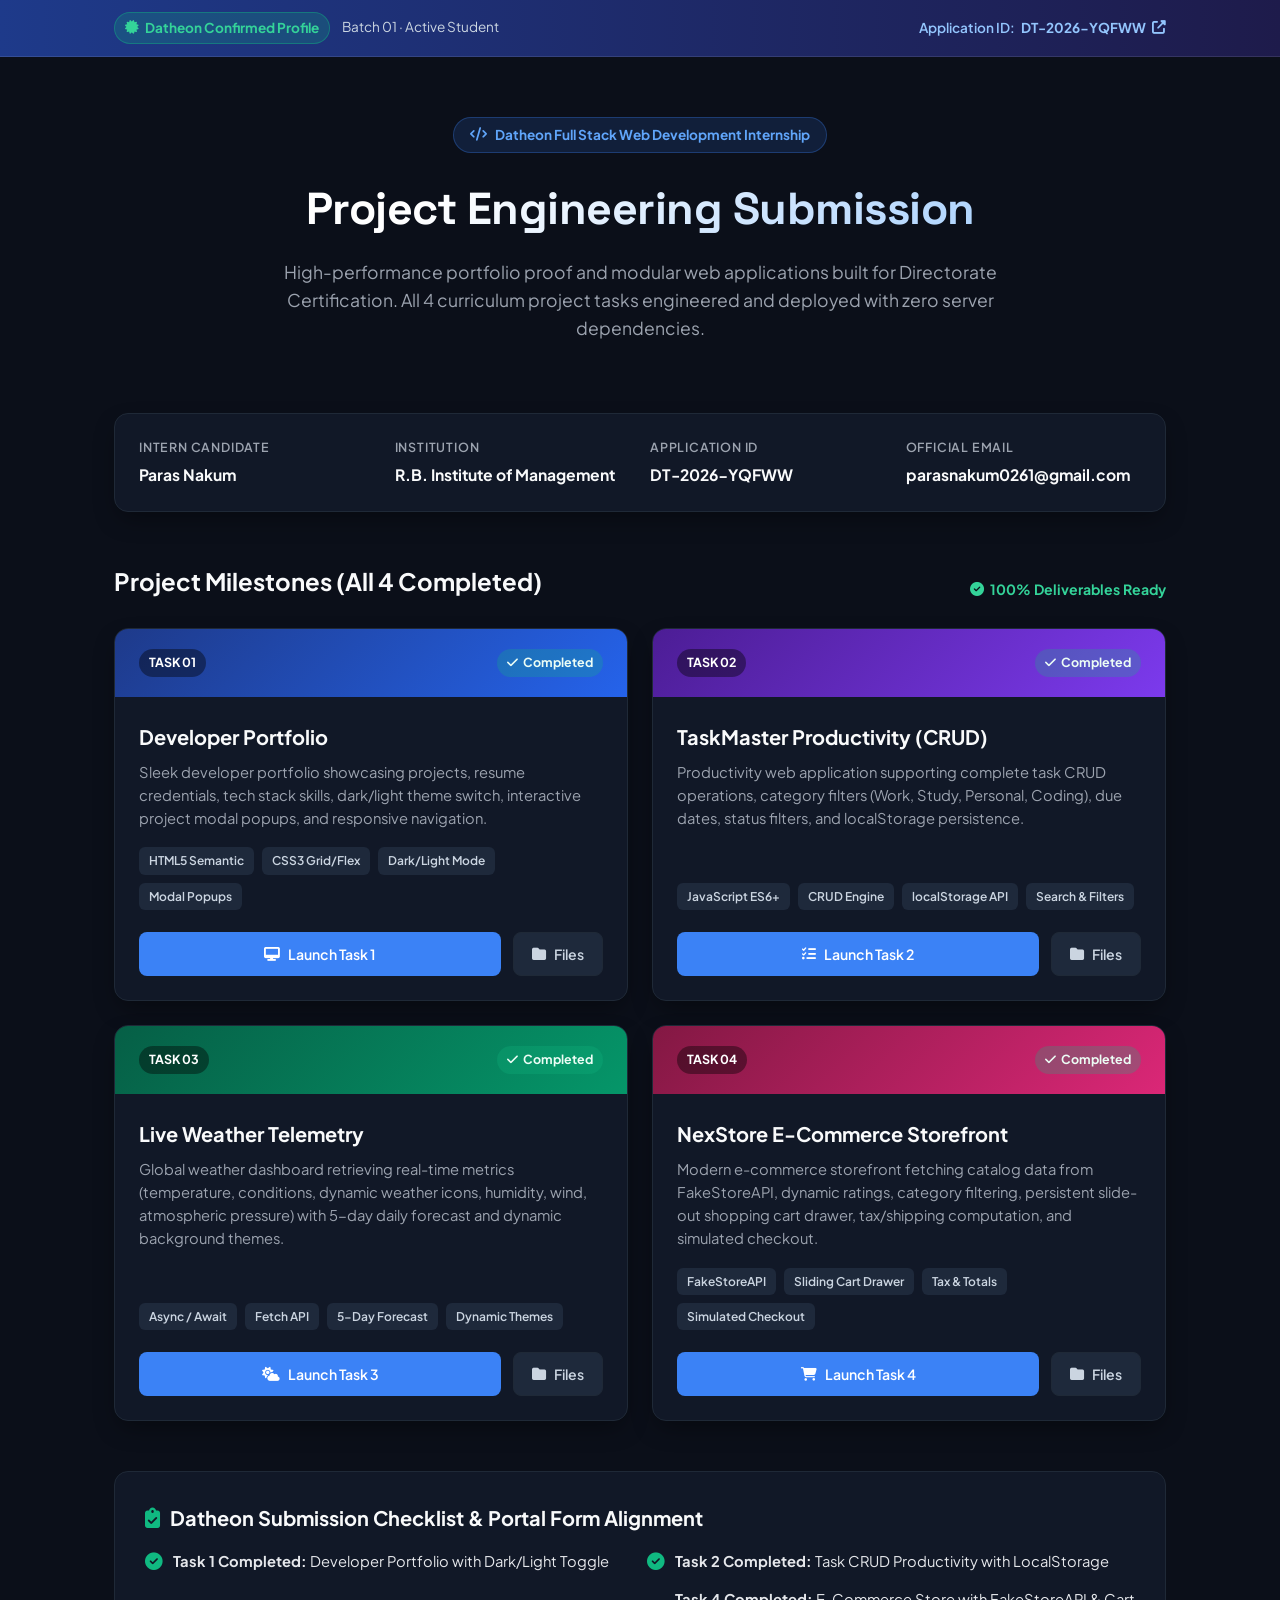
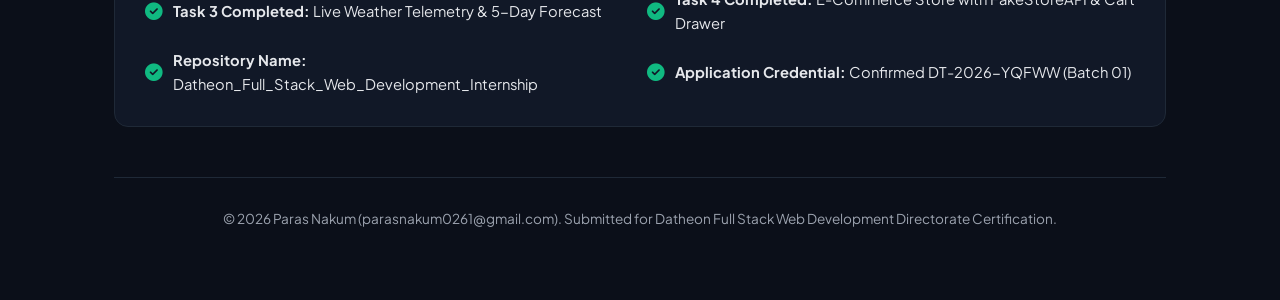
<file: index.html>
<!DOCTYPE html>
<html lang="en">
<head>
    <meta charset="UTF-8">
    <meta name="viewport" content="width=device-width, initial-scale=1.0">
    <title>Datheon Full Stack Web Development Internship | Paras Nakum</title>
    <!-- Google Fonts -->
    <link rel="preconnect" href="https://fonts.googleapis.com">
    <link rel="preconnect" href="https://fonts.gstatic.com" crossorigin>
    <link href="https://fonts.googleapis.com/css2?family=Plus+Jakarta+Sans:wght@300;400;500;600;700;800&family=Space+Grotesk:wght@600;700&display=swap" rel="stylesheet">
    <!-- Font Awesome -->
    <link rel="stylesheet" href="https://cdnjs.cloudflare.com/ajax/libs/font-awesome/6.5.1/css/all.min.css">
    <style>
        :root {
            --bg-body: #0b0f19;
            --bg-card: #111827;
            --bg-card-hover: #1f2937;
            --border-color: #1f2937;
            --text-main: #f9fafb;
            --text-sub: #9ca3af;
            --primary: #3b82f6;
            --primary-accent: #60a5fa;
            --success: #10b981;
            --purple: #8b5cf6;
            --orange: #f97316;
            --pink: #ec4899;
            --radius: 14px;
            --shadow: 0 10px 25px -5px rgba(0, 0, 0, 0.4);
        }

        * {
            margin: 0;
            padding: 0;
            box-sizing: border-box;
        }

        body {
            font-family: 'Plus Jakarta Sans', sans-serif;
            background-color: var(--bg-body);
            color: var(--text-main);
            line-height: 1.6;
            padding-bottom: 70px;
        }

        .container {
            max-width: 1100px;
            margin: 0 auto;
            padding: 0 24px;
        }

        /* Top Verification Strip */
        .verification-strip {
            background: linear-gradient(90deg, #1e3a8a 0%, #1e1b4b 100%);
            border-bottom: 1px solid rgba(255, 255, 255, 0.1);
            padding: 12px 0;
            font-size: 0.85rem;
        }

        .strip-content {
            display: flex;
            justify-content: space-between;
            align-items: center;
            flex-wrap: wrap;
            gap: 12px;
        }

        .badge-verified {
            background: rgba(16, 185, 129, 0.2);
            color: #34d399;
            border: 1px solid rgba(16, 185, 129, 0.4);
            padding: 4px 10px;
            border-radius: 20px;
            font-weight: 700;
            display: inline-flex;
            align-items: center;
            gap: 6px;
        }

        .credential-link {
            color: #93c5fd;
            text-decoration: none;
            display: inline-flex;
            align-items: center;
            gap: 6px;
            font-weight: 600;
        }

        .credential-link:hover {
            color: #bfdbfe;
            text-decoration: underline;
        }

        /* Hero */
        .hero {
            padding: 60px 0 40px;
            text-align: center;
        }

        .org-badge {
            display: inline-flex;
            align-items: center;
            gap: 8px;
            background: rgba(59, 130, 246, 0.15);
            border: 1px solid rgba(59, 130, 246, 0.3);
            color: var(--primary-accent);
            padding: 6px 16px;
            border-radius: 30px;
            font-size: 0.85rem;
            font-weight: 700;
            margin-bottom: 20px;
        }

        .hero h1 {
            font-family: 'Space Grotesk', sans-serif;
            font-size: 2.8rem;
            font-weight: 800;
            letter-spacing: -0.5px;
            margin-bottom: 14px;
            background: linear-gradient(135deg, #ffffff 30%, #93c5fd 100%);
            -webkit-background-clip: text;
            -webkit-text-fill-color: transparent;
        }

        .hero-desc {
            max-width: 760px;
            margin: 0 auto 30px;
            color: var(--text-sub);
            font-size: 1.1rem;
        }

        /* Student Meta Card */
        .student-meta-card {
            background: var(--bg-card);
            border: 1px solid var(--border-color);
            border-radius: var(--radius);
            padding: 24px;
            display: grid;
            grid-template-columns: repeat(4, 1fr);
            gap: 20px;
            box-shadow: var(--shadow);
            margin-bottom: 50px;
        }

        .meta-item {
            display: flex;
            flex-direction: column;
            gap: 4px;
        }

        .meta-label {
            font-size: 0.78rem;
            color: var(--text-sub);
            text-transform: uppercase;
            letter-spacing: 0.8px;
            font-weight: 600;
        }

        .meta-value {
            font-size: 0.98rem;
            font-weight: 700;
            color: var(--text-main);
        }

        /* Section Heading */
        .section-header {
            margin-bottom: 28px;
            display: flex;
            justify-content: space-between;
            align-items: flex-end;
        }

        .section-header h2 {
            font-size: 1.5rem;
            font-weight: 700;
        }

        .submission-status {
            color: #34d399;
            font-size: 0.88rem;
            font-weight: 700;
            display: inline-flex;
            align-items: center;
            gap: 6px;
        }

        /* Tasks Grid */
        .tasks-grid {
            display: grid;
            grid-template-columns: repeat(2, 1fr);
            gap: 24px;
            margin-bottom: 50px;
        }

        .task-card {
            background: var(--bg-card);
            border: 1px solid var(--border-color);
            border-radius: var(--radius);
            overflow: hidden;
            display: flex;
            flex-direction: column;
            transition: all 0.3s ease;
            box-shadow: var(--shadow);
        }

        .task-card:hover {
            transform: translateY(-5px);
            border-color: #374151;
            box-shadow: 0 15px 30px -10px rgba(0, 0, 0, 0.6);
        }

        .task-banner {
            padding: 20px 24px;
            display: flex;
            justify-content: space-between;
            align-items: center;
        }

        .banner-1 { background: linear-gradient(135deg, #1e3a8a 0%, #2563eb 100%); }
        .banner-2 { background: linear-gradient(135deg, #4c1d95 0%, #7c3aed 100%); }
        .banner-3 { background: linear-gradient(135deg, #065f46 0%, #059669 100%); }
        .banner-4 { background: linear-gradient(135deg, #831843 0%, #db2777 100%); }

        .task-tag {
            background: rgba(0, 0, 0, 0.4);
            color: #fff;
            padding: 4px 10px;
            border-radius: 20px;
            font-size: 0.78rem;
            font-weight: 700;
        }

        .task-status-done {
            background: rgba(16, 185, 129, 0.25);
            color: #ecfdf5;
            padding: 4px 10px;
            border-radius: 20px;
            font-size: 0.78rem;
            font-weight: 700;
            display: inline-flex;
            align-items: center;
            gap: 5px;
        }

        .task-body {
            padding: 24px;
            display: flex;
            flex-direction: column;
            flex: 1;
        }

        .task-title {
            font-size: 1.25rem;
            font-weight: 700;
            margin-bottom: 8px;
        }

        .task-desc {
            color: var(--text-sub);
            font-size: 0.92rem;
            margin-bottom: 18px;
            flex: 1;
            line-height: 1.55;
        }

        .tech-chips {
            display: flex;
            flex-wrap: wrap;
            gap: 8px;
            margin-bottom: 22px;
        }

        .chip {
            background: #1e293b;
            color: #cbd5e1;
            padding: 4px 10px;
            border-radius: 6px;
            font-size: 0.75rem;
            font-weight: 600;
        }

        .task-actions {
            display: flex;
            gap: 12px;
        }

        .btn {
            display: inline-flex;
            align-items: center;
            justify-content: center;
            gap: 8px;
            padding: 10px 18px;
            border-radius: 8px;
            font-weight: 600;
            font-size: 0.88rem;
            text-decoration: none;
            transition: all 0.2s;
            cursor: pointer;
        }

        .btn-launch {
            background: var(--primary);
            color: #fff;
            flex: 1;
        }

        .btn-launch:hover {
            background: #2563eb;
        }

        .btn-view-code {
            background: #1e293b;
            color: #cbd5e1;
            border: 1px solid var(--border-color);
        }

        .btn-view-code:hover {
            background: #334155;
            color: #fff;
        }

        /* Submission Checklist */
        .checklist-card {
            background: var(--bg-card);
            border: 1px solid var(--border-color);
            border-radius: var(--radius);
            padding: 30px;
            margin-bottom: 50px;
        }

        .checklist-card h3 {
            font-size: 1.25rem;
            margin-bottom: 16px;
            display: flex;
            align-items: center;
            gap: 10px;
        }

        .checklist-items {
            list-style: none;
            display: grid;
            grid-template-columns: repeat(2, 1fr);
            gap: 14px;
        }

        .checklist-item {
            display: flex;
            align-items: center;
            gap: 10px;
            font-size: 0.92rem;
            color: #e5e7eb;
        }

        .check-icon {
            color: #10b981;
            font-size: 1.1rem;
        }

        /* Footer */
        .footer {
            text-align: center;
            padding-top: 30px;
            border-top: 1px solid var(--border-color);
            color: var(--text-sub);
            font-size: 0.85rem;
        }

        @media (max-width: 850px) {
            .student-meta-card {
                grid-template-columns: repeat(2, 1fr);
            }
            .tasks-grid {
                grid-template-columns: 1fr;
            }
            .checklist-items {
                grid-template-columns: 1fr;
            }
        }
    </style>
</head>
<body>
    <!-- Top Verification Strip -->
    <div class="verification-strip">
        <div class="container strip-content">
            <div>
                <span class="badge-verified"><i class="fas fa-certificate"></i> Datheon Confirmed Profile</span>
                <span style="margin-left: 10px; color: #cbd5e1;">Batch 01 · Active Student</span>
            </div>
            <div>
                <a href="https://www.datheon.in/verify?id=DT-2026-YQFWW" target="_blank" class="credential-link">
                    Application ID: <strong>DT-2026-YQFWW</strong> <i class="fas fa-external-link-alt"></i>
                </a>
            </div>
        </div>
    </div>

    <!-- Main Content -->
    <div class="container">
        <!-- Hero Header -->
        <header class="hero">
            <div class="org-badge">
                <i class="fas fa-code"></i> Datheon Full Stack Web Development Internship
            </div>
            <h1>Project Engineering Submission</h1>
            <p class="hero-desc">
                High-performance portfolio proof and modular web applications built for Directorate Certification. All 4 curriculum project tasks engineered and deployed with zero server dependencies.
            </p>
        </header>

        <!-- Student Metadata Card -->
        <section class="student-meta-card">
            <div class="meta-item">
                <span class="meta-label">Intern Candidate</span>
                <span class="meta-value">Paras Nakum</span>
            </div>
            <div class="meta-item">
                <span class="meta-label">Institution</span>
                <span class="meta-value">R.B. Institute of Management</span>
            </div>
            <div class="meta-item">
                <span class="meta-label">Application ID</span>
                <span class="meta-value">DT-2026-YQFWW</span>
            </div>
            <div class="meta-item">
                <span class="meta-label">Official Email</span>
                <span class="meta-value">parasnakum0261@gmail.com</span>
            </div>
        </section>

        <!-- Tasks Showcase Grid -->
        <section>
            <div class="section-header">
                <h2>Project Milestones (All 4 Completed)</h2>
                <span class="submission-status"><i class="fas fa-circle-check"></i> 100% Deliverables Ready</span>
            </div>

            <div class="tasks-grid">
                <!-- Task 1 Card -->
                <div class="task-card">
                    <div class="task-banner banner-1">
                        <span class="task-tag">TASK 01</span>
                        <span class="task-status-done"><i class="fas fa-check"></i> Completed</span>
                    </div>
                    <div class="task-body">
                        <h3 class="task-title">Developer Portfolio</h3>
                        <p class="task-desc">
                            Sleek developer portfolio showcasing projects, resume credentials, tech stack skills, dark/light theme switch, interactive project modal popups, and responsive navigation.
                        </p>
                        <div class="tech-chips">
                            <span class="chip">HTML5 Semantic</span>
                            <span class="chip">CSS3 Grid/Flex</span>
                            <span class="chip">Dark/Light Mode</span>
                            <span class="chip">Modal Popups</span>
                        </div>
                        <div class="task-actions">
                            <a href="task1-portfolio/index.html" class="btn btn-launch">
                                <i class="fas fa-desktop"></i> Launch Task 1
                            </a>
                            <a href="task1-portfolio/" class="btn btn-view-code" title="View Source Directory">
                                <i class="fas fa-folder"></i> Files
                            </a>
                        </div>
                    </div>
                </div>

                <!-- Task 2 Card -->
                <div class="task-card">
                    <div class="task-banner banner-2">
                        <span class="task-tag">TASK 02</span>
                        <span class="task-status-done"><i class="fas fa-check"></i> Completed</span>
                    </div>
                    <div class="task-body">
                        <h3 class="task-title">TaskMaster Productivity (CRUD)</h3>
                        <p class="task-desc">
                            Productivity web application supporting complete task CRUD operations, category filters (Work, Study, Personal, Coding), due dates, status filters, and localStorage persistence.
                        </p>
                        <div class="tech-chips">
                            <span class="chip">JavaScript ES6+</span>
                            <span class="chip">CRUD Engine</span>
                            <span class="chip">localStorage API</span>
                            <span class="chip">Search & Filters</span>
                        </div>
                        <div class="task-actions">
                            <a href="task2-task-manager/index.html" class="btn btn-launch">
                                <i class="fas fa-list-check"></i> Launch Task 2
                            </a>
                            <a href="task2-task-manager/" class="btn btn-view-code" title="View Source Directory">
                                <i class="fas fa-folder"></i> Files
                            </a>
                        </div>
                    </div>
                </div>

                <!-- Task 3 Card -->
                <div class="task-card">
                    <div class="task-banner banner-3">
                        <span class="task-tag">TASK 03</span>
                        <span class="task-status-done"><i class="fas fa-check"></i> Completed</span>
                    </div>
                    <div class="task-body">
                        <h3 class="task-title">Live Weather Telemetry</h3>
                        <p class="task-desc">
                            Global weather dashboard retrieving real-time metrics (temperature, conditions, dynamic weather icons, humidity, wind, atmospheric pressure) with 5-day daily forecast and dynamic background themes.
                        </p>
                        <div class="tech-chips">
                            <span class="chip">Async / Await</span>
                            <span class="chip">Fetch API</span>
                            <span class="chip">5-Day Forecast</span>
                            <span class="chip">Dynamic Themes</span>
                        </div>
                        <div class="task-actions">
                            <a href="task3-weather-app/index.html" class="btn btn-launch">
                                <i class="fas fa-cloud-sun"></i> Launch Task 3
                            </a>
                            <a href="task3-weather-app/" class="btn btn-view-code" title="View Source Directory">
                                <i class="fas fa-folder"></i> Files
                            </a>
                        </div>
                    </div>
                </div>

                <!-- Task 4 Card -->
                <div class="task-card">
                    <div class="task-banner banner-4">
                        <span class="task-tag">TASK 04</span>
                        <span class="task-status-done"><i class="fas fa-check"></i> Completed</span>
                    </div>
                    <div class="task-body">
                        <h3 class="task-title">NexStore E-Commerce Storefront</h3>
                        <p class="task-desc">
                            Modern e-commerce storefront fetching catalog data from FakeStoreAPI, dynamic ratings, category filtering, persistent slide-out shopping cart drawer, tax/shipping computation, and simulated checkout.
                        </p>
                        <div class="tech-chips">
                            <span class="chip">FakeStoreAPI</span>
                            <span class="chip">Sliding Cart Drawer</span>
                            <span class="chip">Tax & Totals</span>
                            <span class="chip">Simulated Checkout</span>
                        </div>
                        <div class="task-actions">
                            <a href="task4-ecommerce-store/index.html" class="btn btn-launch">
                                <i class="fas fa-cart-shopping"></i> Launch Task 4
                            </a>
                            <a href="task4-ecommerce-store/" class="btn btn-view-code" title="View Source Directory">
                                <i class="fas fa-folder"></i> Files
                            </a>
                        </div>
                    </div>
                </div>
            </div>
        </section>

        <!-- Directorate Verification Checklist -->
        <section class="checklist-card">
            <h3><i class="fas fa-clipboard-check" style="color: #10b981;"></i> Datheon Submission Checklist & Portal Form Alignment</h3>
            <ul class="checklist-items">
                <li class="checklist-item">
                    <i class="fas fa-circle-check check-icon"></i>
                    <span><strong>Task 1 Completed:</strong> Developer Portfolio with Dark/Light Toggle</span>
                </li>
                <li class="checklist-item">
                    <i class="fas fa-circle-check check-icon"></i>
                    <span><strong>Task 2 Completed:</strong> Task CRUD Productivity with LocalStorage</span>
                </li>
                <li class="checklist-item">
                    <i class="fas fa-circle-check check-icon"></i>
                    <span><strong>Task 3 Completed:</strong> Live Weather Telemetry & 5-Day Forecast</span>
                </li>
                <li class="checklist-item">
                    <i class="fas fa-circle-check check-icon"></i>
                    <span><strong>Task 4 Completed:</strong> E-Commerce Store with FakeStoreAPI & Cart Drawer</span>
                </li>
                <li class="checklist-item">
                    <i class="fas fa-circle-check check-icon"></i>
                    <span><strong>Repository Name:</strong> Datheon_Full_Stack_Web_Development_Internship</span>
                </li>
                <li class="checklist-item">
                    <i class="fas fa-circle-check check-icon"></i>
                    <span><strong>Application Credential:</strong> Confirmed DT-2026-YQFWW (Batch 01)</span>
                </li>
            </ul>
        </section>

        <!-- Footer -->
        <footer class="footer">
            <p>&copy; 2026 Paras Nakum (parasnakum0261@gmail.com). Submitted for Datheon Full Stack Web Development Directorate Certification.</p>
        </footer>
    </div>
</body>
</html>
</file>
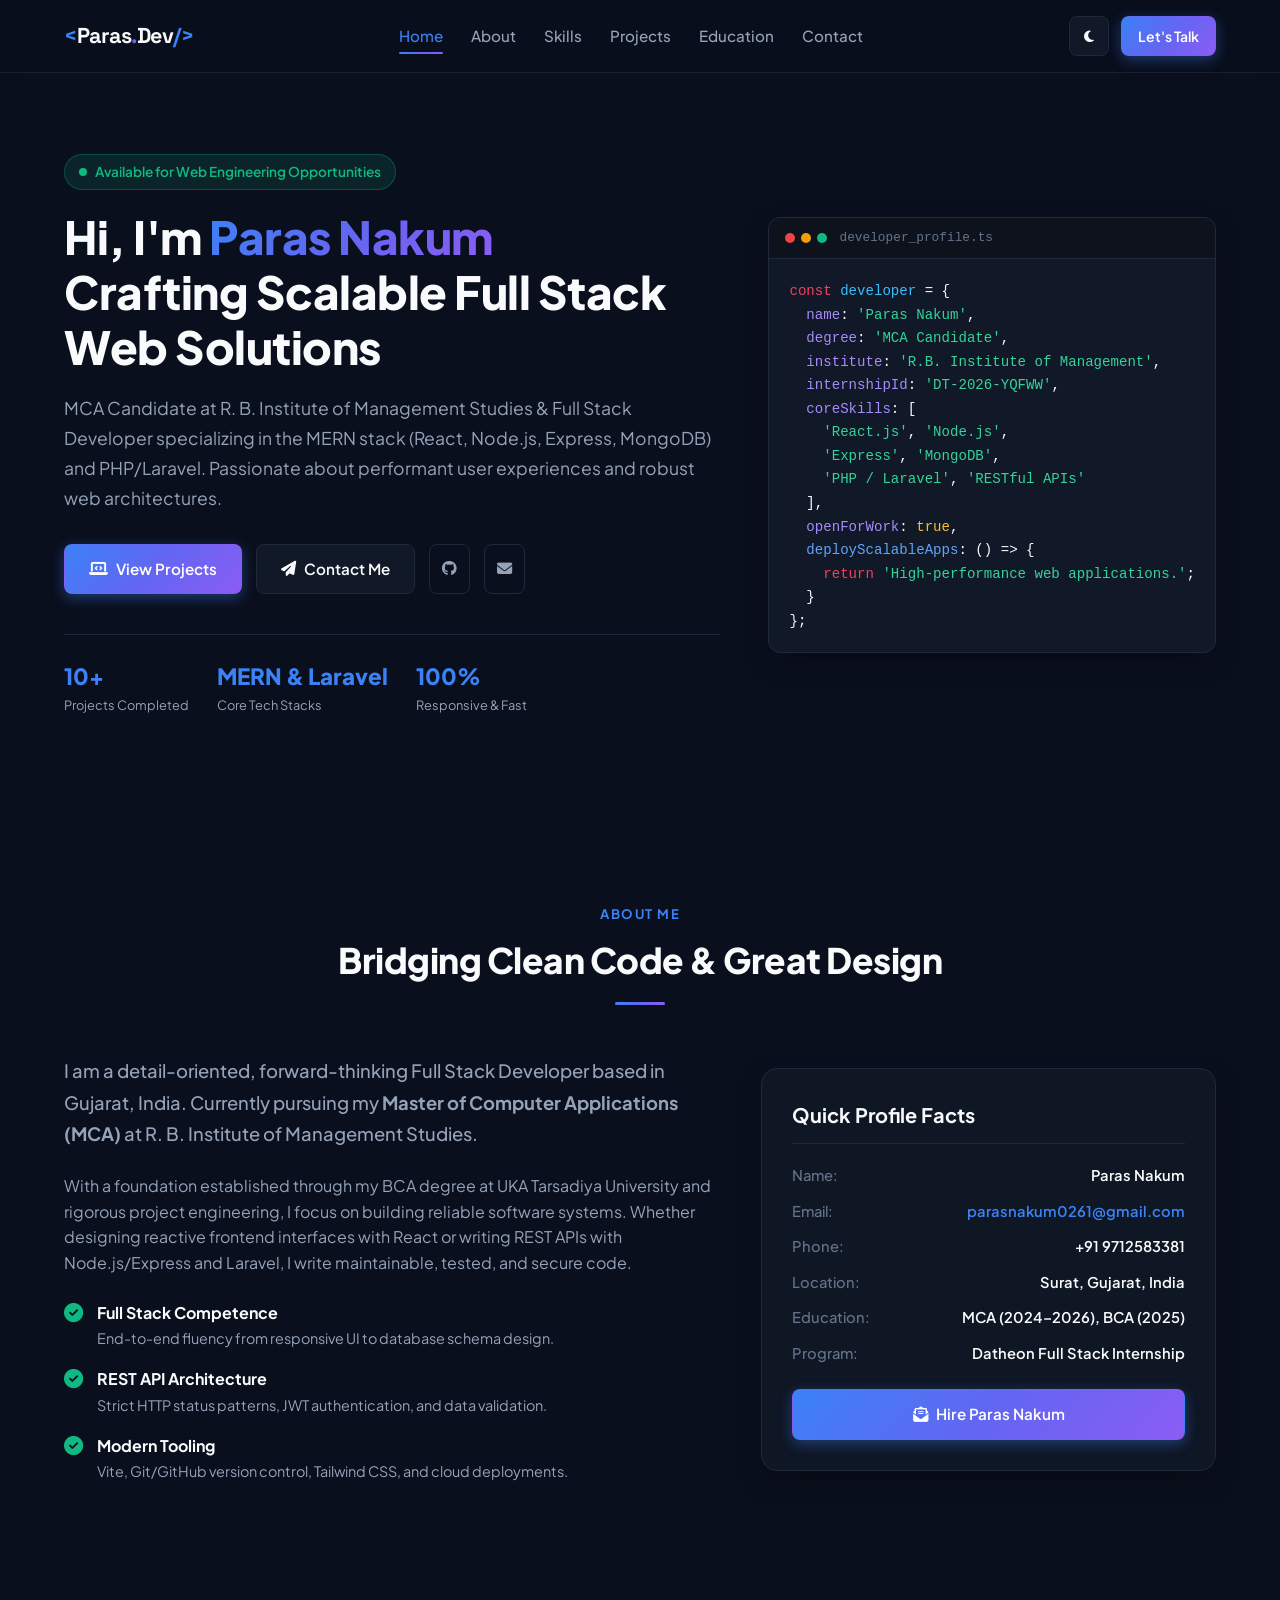
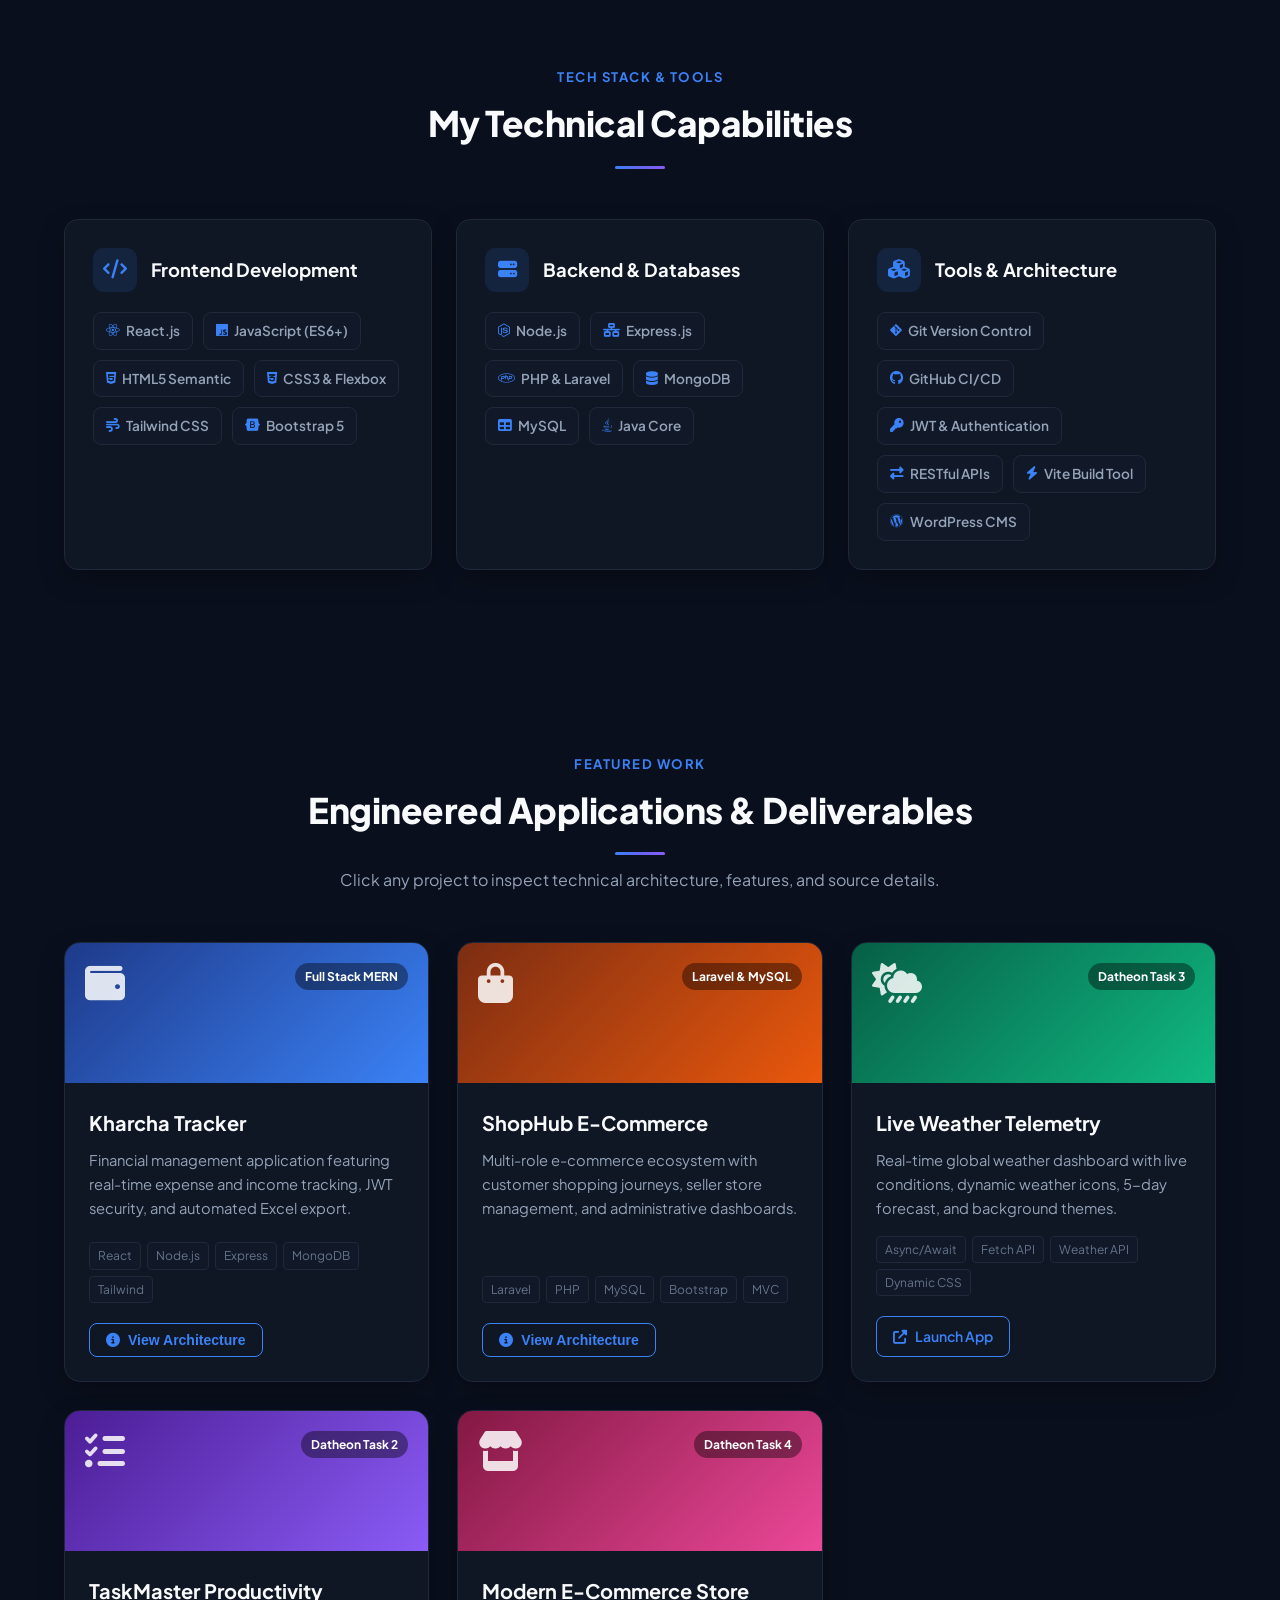
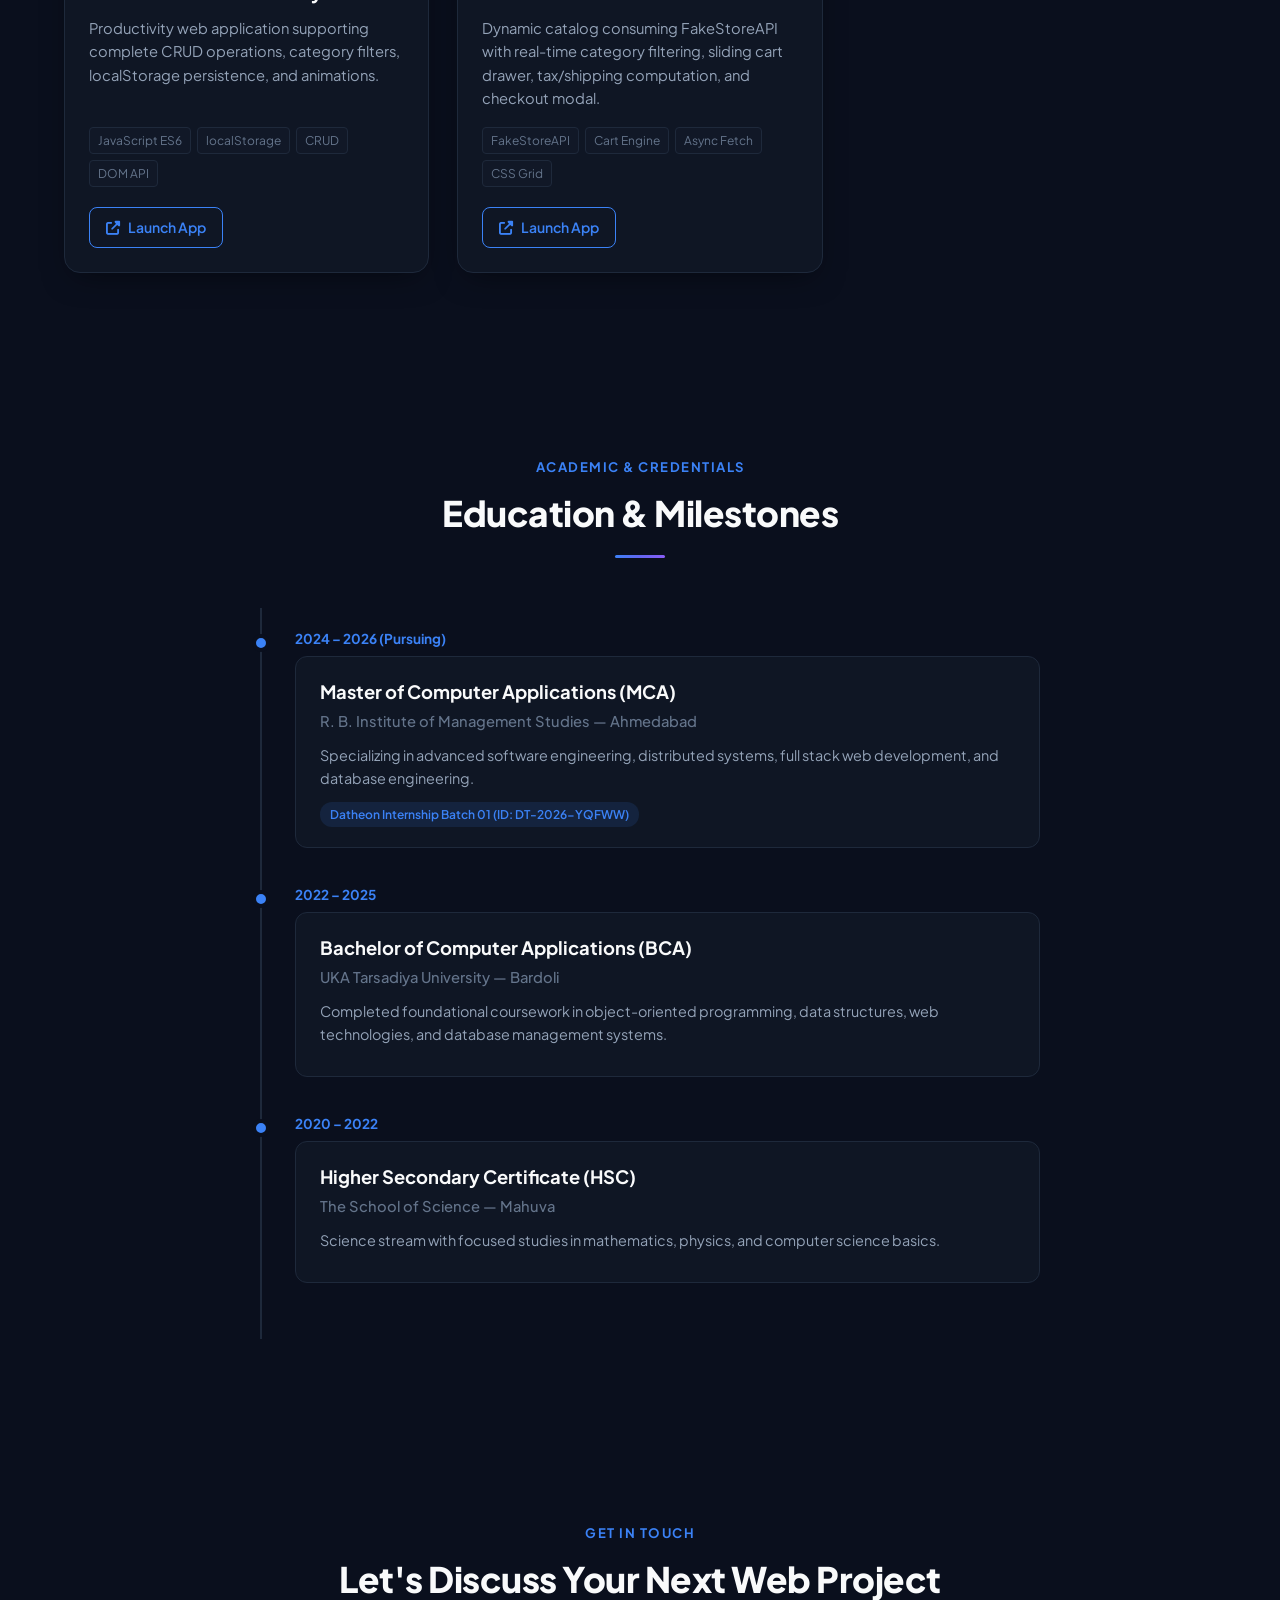
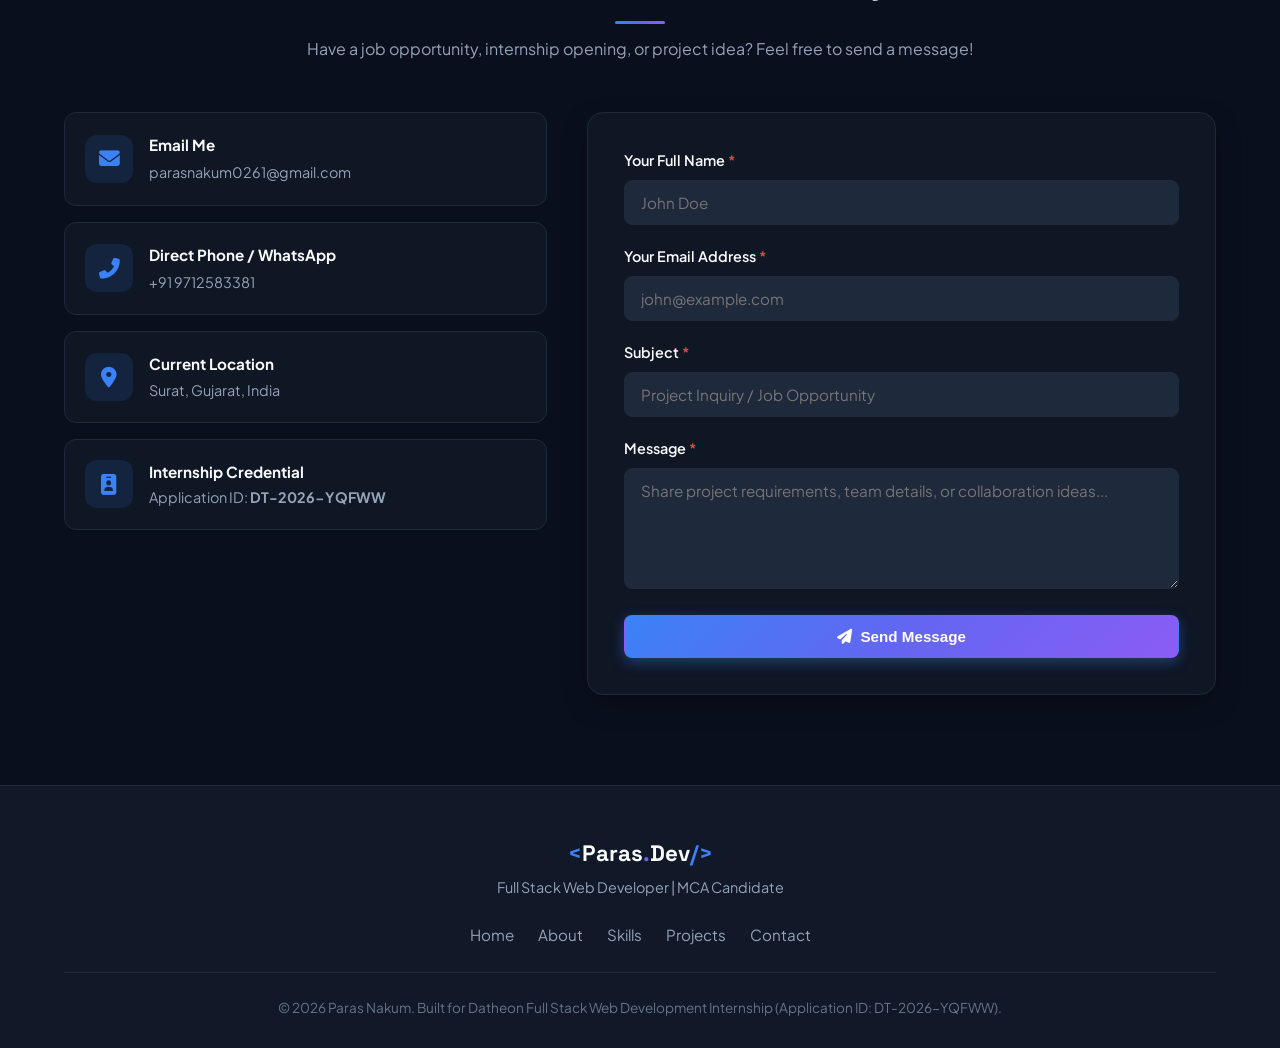
<file: task1-portfolio/index.html>
<!DOCTYPE html>
<html lang="en" data-theme="dark">
<head>
    <meta charset="UTF-8">
    <meta name="viewport" content="width=device-width, initial-scale=1.0">
    <title>Paras Nakum | Full Stack Web Developer Portfolio</title>
    <!-- Google Fonts -->
    <link rel="preconnect" href="https://fonts.googleapis.com">
    <link rel="preconnect" href="https://fonts.gstatic.com" crossorigin>
    <link href="https://fonts.googleapis.com/css2?family=Plus+Jakarta+Sans:wght@300;400;500;600;700;800&family=Space+Grotesk:wght@500;600;700&display=swap" rel="stylesheet">
    <!-- Font Awesome -->
    <link rel="stylesheet" href="https://cdnjs.cloudflare.com/ajax/libs/font-awesome/6.5.1/css/all.min.css">
    <link rel="stylesheet" href="style.css">
</head>
<body>
    <!-- Navigation Bar -->
    <header class="navbar" id="navbar">
        <div class="nav-container">
            <a href="#hero" class="nav-logo">
                <span class="logo-accent">&lt;</span>Paras<span class="logo-dot">.</span>Dev<span class="logo-accent">/&gt;</span>
            </a>

            <nav class="nav-menu" id="navMenu">
                <a href="#hero" class="nav-link active">Home</a>
                <a href="#about" class="nav-link">About</a>
                <a href="#skills" class="nav-link">Skills</a>
                <a href="#projects" class="nav-link">Projects</a>
                <a href="#experience" class="nav-link">Education</a>
                <a href="#contact" class="nav-link">Contact</a>
            </nav>

            <div class="nav-actions">
                <button class="theme-toggle" id="themeToggle" aria-label="Toggle Color Theme" title="Toggle Theme">
                    <i class="fas fa-moon" id="themeIcon"></i>
                </button>
                <a href="#contact" class="btn btn-sm btn-primary nav-cta">Let's Talk</a>
                <button class="hamburger" id="hamburger" aria-label="Toggle navigation menu">
                    <span class="bar"></span>
                    <span class="bar"></span>
                    <span class="bar"></span>
                </button>
            </div>
        </div>
    </header>

    <!-- Hero Section -->
    <section class="hero" id="hero">
        <div class="container hero-container">
            <div class="hero-content">
                <div class="hero-badge">
                    <span class="pulsing-dot"></span> Available for Web Engineering Opportunities
                </div>
                <h1 class="hero-title">
                    Hi, I'm <span class="gradient-text">Paras Nakum</span><br>
                    Crafting Scalable Full Stack Web Solutions
                </h1>
                <p class="hero-desc">
                    MCA Candidate at R. B. Institute of Management Studies & Full Stack Developer specializing in the MERN stack (React, Node.js, Express, MongoDB) and PHP/Laravel. Passionate about performant user experiences and robust web architectures.
                </p>
                <div class="hero-btns">
                    <a href="#projects" class="btn btn-primary">
                        <i class="fas fa-laptop-code"></i> View Projects
                    </a>
                    <a href="#contact" class="btn btn-secondary">
                        <i class="fas fa-paper-plane"></i> Contact Me
                    </a>
                    <a href="https://github.com/ParasNakum" target="_blank" class="btn btn-ghost" title="GitHub Profile">
                        <i class="fab fa-github"></i>
                    </a>
                    <a href="mailto:parasnakum0261@gmail.com" class="btn btn-ghost" title="Send Email">
                        <i class="fas fa-envelope"></i>
                    </a>
                </div>

                <div class="hero-stats">
                    <div class="stat-card">
                        <span class="stat-number">10+</span>
                        <span class="stat-label">Projects Completed</span>
                    </div>
                    <div class="stat-card">
                        <span class="stat-number">MERN & Laravel</span>
                        <span class="stat-label">Core Tech Stacks</span>
                    </div>
                    <div class="stat-card">
                        <span class="stat-number">100%</span>
                        <span class="stat-label">Responsive & Fast</span>
                    </div>
                </div>
            </div>

            <div class="hero-visual">
                <div class="code-card">
                    <div class="code-header">
                        <div class="window-dots">
                            <span class="dot red"></span>
                            <span class="dot yellow"></span>
                            <span class="dot green"></span>
                        </div>
                        <span class="file-name">developer_profile.ts</span>
                    </div>
                    <pre class="code-body"><code><span class="c-keyword">const</span> <span class="c-var">developer</span> = {
  <span class="c-prop">name</span>: <span class="c-str">'Paras Nakum'</span>,
  <span class="c-prop">degree</span>: <span class="c-str">'MCA Candidate'</span>,
  <span class="c-prop">institute</span>: <span class="c-str">'R.B. Institute of Management'</span>,
  <span class="c-prop">internshipId</span>: <span class="c-str">'DT-2026-YQFWW'</span>,
  <span class="c-prop">coreSkills</span>: [
    <span class="c-str">'React.js'</span>, <span class="c-str">'Node.js'</span>,
    <span class="c-str">'Express'</span>, <span class="c-str">'MongoDB'</span>,
    <span class="c-str">'PHP / Laravel'</span>, <span class="c-str">'RESTful APIs'</span>
  ],
  <span class="c-prop">openForWork</span>: <span class="c-bool">true</span>,
  <span class="c-func">deployScalableApps</span>: () => {
    <span class="c-keyword">return</span> <span class="c-str">'High-performance web applications.'</span>;
  }
};</code></pre>
                </div>
            </div>
        </div>
    </section>

    <!-- About Section -->
    <section class="section about-section" id="about">
        <div class="container">
            <div class="section-header">
                <span class="section-tag">About Me</span>
                <h2 class="section-title">Bridging Clean Code & Great Design</h2>
                <div class="section-line"></div>
            </div>

            <div class="about-grid">
                <div class="about-text">
                    <p class="lead-text">
                        I am a detail-oriented, forward-thinking Full Stack Developer based in Gujarat, India. Currently pursuing my <strong>Master of Computer Applications (MCA)</strong> at R. B. Institute of Management Studies.
                    </p>
                    <p>
                        With a foundation established through my BCA degree at UKA Tarsadiya University and rigorous project engineering, I focus on building reliable software systems. Whether designing reactive frontend interfaces with React or writing REST APIs with Node.js/Express and Laravel, I write maintainable, tested, and secure code.
                    </p>
                    <div class="about-highlights">
                        <div class="highlight-item">
                            <i class="fas fa-check-circle"></i>
                            <div>
                                <h4>Full Stack Competence</h4>
                                <p>End-to-end fluency from responsive UI to database schema design.</p>
                            </div>
                        </div>
                        <div class="highlight-item">
                            <i class="fas fa-check-circle"></i>
                            <div>
                                <h4>REST API Architecture</h4>
                                <p>Strict HTTP status patterns, JWT authentication, and data validation.</p>
                            </div>
                        </div>
                        <div class="highlight-item">
                            <i class="fas fa-check-circle"></i>
                            <div>
                                <h4>Modern Tooling</h4>
                                <p>Vite, Git/GitHub version control, Tailwind CSS, and cloud deployments.</p>
                            </div>
                        </div>
                    </div>
                </div>

                <div class="about-card-box">
                    <div class="personal-details-card">
                        <h3>Quick Profile Facts</h3>
                        <ul class="detail-list">
                            <li><span class="dt-label">Name:</span> <span class="dt-val">Paras Nakum</span></li>
                            <li><span class="dt-label">Email:</span> <span class="dt-val"><a href="mailto:parasnakum0261@gmail.com">parasnakum0261@gmail.com</a></span></li>
                            <li><span class="dt-label">Phone:</span> <span class="dt-val">+91 9712583381</span></li>
                            <li><span class="dt-label">Location:</span> <span class="dt-val">Surat, Gujarat, India</span></li>
                            <li><span class="dt-label">Education:</span> <span class="dt-val">MCA (2024–2026), BCA (2025)</span></li>
                            <li><span class="dt-label">Program:</span> <span class="dt-val">Datheon Full Stack Internship</span></li>
                        </ul>
                        <a href="mailto:parasnakum0261@gmail.com" class="btn btn-primary btn-block">
                            <i class="fas fa-envelope-open-text"></i> Hire Paras Nakum
                        </a>
                    </div>
                </div>
            </div>
        </div>
    </section>

    <!-- Skills Section -->
    <section class="section skills-section" id="skills">
        <div class="container">
            <div class="section-header">
                <span class="section-tag">Tech Stack & Tools</span>
                <h2 class="section-title">My Technical Capabilities</h2>
                <div class="section-line"></div>
            </div>

            <div class="skills-categories-grid">
                <!-- Frontend -->
                <div class="skill-category-card">
                    <div class="cat-header">
                        <div class="cat-icon"><i class="fas fa-code"></i></div>
                        <h3>Frontend Development</h3>
                    </div>
                    <div class="tech-pills">
                        <span class="tech-pill"><i class="fab fa-react"></i> React.js</span>
                        <span class="tech-pill"><i class="fab fa-js"></i> JavaScript (ES6+)</span>
                        <span class="tech-pill"><i class="fab fa-html5"></i> HTML5 Semantic</span>
                        <span class="tech-pill"><i class="fab fa-css3-alt"></i> CSS3 & Flexbox</span>
                        <span class="tech-pill"><i class="fas fa-wind"></i> Tailwind CSS</span>
                        <span class="tech-pill"><i class="fab fa-bootstrap"></i> Bootstrap 5</span>
                    </div>
                </div>

                <!-- Backend -->
                <div class="skill-category-card">
                    <div class="cat-header">
                        <div class="cat-icon"><i class="fas fa-server"></i></div>
                        <h3>Backend & Databases</h3>
                    </div>
                    <div class="tech-pills">
                        <span class="tech-pill"><i class="fab fa-node-js"></i> Node.js</span>
                        <span class="tech-pill"><i class="fas fa-network-wired"></i> Express.js</span>
                        <span class="tech-pill"><i class="fab fa-php"></i> PHP & Laravel</span>
                        <span class="tech-pill"><i class="fas fa-database"></i> MongoDB</span>
                        <span class="tech-pill"><i class="fas fa-table"></i> MySQL</span>
                        <span class="tech-pill"><i class="fab fa-java"></i> Java Core</span>
                    </div>
                </div>

                <!-- Architecture & Tools -->
                <div class="skill-category-card">
                    <div class="cat-header">
                        <div class="cat-icon"><i class="fas fa-cubes"></i></div>
                        <h3>Tools & Architecture</h3>
                    </div>
                    <div class="tech-pills">
                        <span class="tech-pill"><i class="fab fa-git-alt"></i> Git Version Control</span>
                        <span class="tech-pill"><i class="fab fa-github"></i> GitHub CI/CD</span>
                        <span class="tech-pill"><i class="fas fa-key"></i> JWT & Authentication</span>
                        <span class="tech-pill"><i class="fas fa-exchange-alt"></i> RESTful APIs</span>
                        <span class="tech-pill"><i class="fas fa-bolt"></i> Vite Build Tool</span>
                        <span class="tech-pill"><i class="fab fa-wordpress"></i> WordPress CMS</span>
                    </div>
                </div>
            </div>
        </div>
    </section>

    <!-- Projects Section -->
    <section class="section projects-section" id="projects">
        <div class="container">
            <div class="section-header">
                <span class="section-tag">Featured Work</span>
                <h2 class="section-title">Engineered Applications & Deliverables</h2>
                <div class="section-line"></div>
                <p class="section-subtext">Click any project to inspect technical architecture, features, and source details.</p>
            </div>

            <div class="projects-grid">
                <!-- Project 1: Kharcha Tracker -->
                <div class="project-card" data-project="kharcha">
                    <div class="project-banner gradient-banner-1">
                        <i class="fas fa-wallet project-icon"></i>
                        <span class="project-badge">Full Stack MERN</span>
                    </div>
                    <div class="project-body">
                        <h3 class="project-heading">Kharcha Tracker</h3>
                        <p class="project-summary">
                            Financial management application featuring real-time expense and income tracking, JWT security, and automated Excel export.
                        </p>
                        <div class="project-tags">
                            <span>React</span>
                            <span>Node.js</span>
                            <span>Express</span>
                            <span>MongoDB</span>
                            <span>Tailwind</span>
                        </div>
                        <div class="project-footer">
                            <button class="btn btn-outline-primary btn-sm modal-trigger" data-modal="modal-kharcha">
                                <i class="fas fa-info-circle"></i> View Architecture
                            </button>
                        </div>
                    </div>
                </div>

                <!-- Project 2: ShopHub E-Commerce -->
                <div class="project-card" data-project="shophub">
                    <div class="project-banner gradient-banner-2">
                        <i class="fas fa-shopping-bag project-icon"></i>
                        <span class="project-badge">Laravel & MySQL</span>
                    </div>
                    <div class="project-body">
                        <h3 class="project-heading">ShopHub E-Commerce</h3>
                        <p class="project-summary">
                            Multi-role e-commerce ecosystem with customer shopping journeys, seller store management, and administrative dashboards.
                        </p>
                        <div class="project-tags">
                            <span>Laravel</span>
                            <span>PHP</span>
                            <span>MySQL</span>
                            <span>Bootstrap</span>
                            <span>MVC</span>
                        </div>
                        <div class="project-footer">
                            <button class="btn btn-outline-primary btn-sm modal-trigger" data-modal="modal-shophub">
                                <i class="fas fa-info-circle"></i> View Architecture
                            </button>
                        </div>
                    </div>
                </div>

                <!-- Project 3: Datheon Weather Telemetry -->
                <div class="project-card" data-project="weather">
                    <div class="project-banner gradient-banner-3">
                        <i class="fas fa-cloud-sun-rain project-icon"></i>
                        <span class="project-badge">Datheon Task 3</span>
                    </div>
                    <div class="project-body">
                        <h3 class="project-heading">Live Weather Telemetry</h3>
                        <p class="project-summary">
                            Real-time global weather dashboard with live conditions, dynamic weather icons, 5-day forecast, and background themes.
                        </p>
                        <div class="project-tags">
                            <span>Async/Await</span>
                            <span>Fetch API</span>
                            <span>Weather API</span>
                            <span>Dynamic CSS</span>
                        </div>
                        <div class="project-footer">
                            <a href="../task3-weather-app/index.html" class="btn btn-outline-primary btn-sm">
                                <i class="fas fa-external-link-alt"></i> Launch App
                            </a>
                        </div>
                    </div>
                </div>

                <!-- Project 4: Datheon Task Manager -->
                <div class="project-card" data-project="taskmanager">
                    <div class="project-banner gradient-banner-4">
                        <i class="fas fa-tasks project-icon"></i>
                        <span class="project-badge">Datheon Task 2</span>
                    </div>
                    <div class="project-body">
                        <h3 class="project-heading">TaskMaster Productivity</h3>
                        <p class="project-summary">
                            Productivity web application supporting complete CRUD operations, category filters, localStorage persistence, and animations.
                        </p>
                        <div class="project-tags">
                            <span>JavaScript ES6</span>
                            <span>localStorage</span>
                            <span>CRUD</span>
                            <span>DOM API</span>
                        </div>
                        <div class="project-footer">
                            <a href="../task2-task-manager/index.html" class="btn btn-outline-primary btn-sm">
                                <i class="fas fa-external-link-alt"></i> Launch App
                            </a>
                        </div>
                    </div>
                </div>

                <!-- Project 5: Datheon E-Commerce Storefront -->
                <div class="project-card" data-project="ecommerce">
                    <div class="project-banner gradient-banner-5">
                        <i class="fas fa-store project-icon"></i>
                        <span class="project-badge">Datheon Task 4</span>
                    </div>
                    <div class="project-body">
                        <h3 class="project-heading">Modern E-Commerce Store</h3>
                        <p class="project-summary">
                            Dynamic catalog consuming FakeStoreAPI with real-time category filtering, sliding cart drawer, tax/shipping computation, and checkout modal.
                        </p>
                        <div class="project-tags">
                            <span>FakeStoreAPI</span>
                            <span>Cart Engine</span>
                            <span>Async Fetch</span>
                            <span>CSS Grid</span>
                        </div>
                        <div class="project-footer">
                            <a href="../task4-ecommerce-store/index.html" class="btn btn-outline-primary btn-sm">
                                <i class="fas fa-external-link-alt"></i> Launch App
                            </a>
                        </div>
                    </div>
                </div>
            </div>
        </div>
    </section>

    <!-- Education & Credentials Section -->
    <section class="section edu-section" id="experience">
        <div class="container">
            <div class="section-header">
                <span class="section-tag">Academic & Credentials</span>
                <h2 class="section-title">Education & Milestones</h2>
                <div class="section-line"></div>
            </div>

            <div class="timeline">
                <div class="timeline-item">
                    <div class="timeline-dot"></div>
                    <div class="timeline-date">2024 – 2026 (Pursuing)</div>
                    <div class="timeline-content">
                        <h3>Master of Computer Applications (MCA)</h3>
                        <h4 class="timeline-org">R. B. Institute of Management Studies — Ahmedabad</h4>
                        <p>Specializing in advanced software engineering, distributed systems, full stack web development, and database engineering.</p>
                        <span class="timeline-badge">Datheon Internship Batch 01 (ID: DT-2026-YQFWW)</span>
                    </div>
                </div>

                <div class="timeline-item">
                    <div class="timeline-dot"></div>
                    <div class="timeline-date">2022 – 2025</div>
                    <div class="timeline-content">
                        <h3>Bachelor of Computer Applications (BCA)</h3>
                        <h4 class="timeline-org">UKA Tarsadiya University — Bardoli</h4>
                        <p>Completed foundational coursework in object-oriented programming, data structures, web technologies, and database management systems.</p>
                    </div>
                </div>

                <div class="timeline-item">
                    <div class="timeline-dot"></div>
                    <div class="timeline-date">2020 – 2022</div>
                    <div class="timeline-content">
                        <h3>Higher Secondary Certificate (HSC)</h3>
                        <h4 class="timeline-org">The School of Science — Mahuva</h4>
                        <p>Science stream with focused studies in mathematics, physics, and computer science basics.</p>
                    </div>
                </div>
            </div>
        </div>
    </section>

    <!-- Contact Section -->
    <section class="section contact-section" id="contact">
        <div class="container">
            <div class="section-header">
                <span class="section-tag">Get In Touch</span>
                <h2 class="section-title">Let's Discuss Your Next Web Project</h2>
                <div class="section-line"></div>
                <p class="section-subtext">Have a job opportunity, internship opening, or project idea? Feel free to send a message!</p>
            </div>

            <div class="contact-grid">
                <div class="contact-info-col">
                    <div class="contact-card">
                        <div class="c-icon"><i class="fas fa-envelope"></i></div>
                        <div>
                            <h4>Email Me</h4>
                            <a href="mailto:parasnakum0261@gmail.com">parasnakum0261@gmail.com</a>
                        </div>
                    </div>

                    <div class="contact-card">
                        <div class="c-icon"><i class="fas fa-phone-alt"></i></div>
                        <div>
                            <h4>Direct Phone / WhatsApp</h4>
                            <a href="tel:+919712583381">+91 9712583381</a>
                        </div>
                    </div>

                    <div class="contact-card">
                        <div class="c-icon"><i class="fas fa-map-marker-alt"></i></div>
                        <div>
                            <h4>Current Location</h4>
                            <p>Surat, Gujarat, India</p>
                        </div>
                    </div>

                    <div class="contact-card">
                        <div class="c-icon"><i class="fas fa-id-badge"></i></div>
                        <div>
                            <h4>Internship Credential</h4>
                            <p>Application ID: <strong>DT-2026-YQFWW</strong></p>
                        </div>
                    </div>
                </div>

                <div class="contact-form-col">
                    <form id="contactForm" class="contact-form" novalidate>
                        <div class="form-group">
                            <label for="name">Your Full Name <span class="required">*</span></label>
                            <input type="text" id="name" name="name" placeholder="John Doe" required>
                            <span class="error-msg" id="nameError">Please enter your name</span>
                        </div>

                        <div class="form-group">
                            <label for="email">Your Email Address <span class="required">*</span></label>
                            <input type="email" id="email" name="email" placeholder="john@example.com" required>
                            <span class="error-msg" id="emailError">Please enter a valid email address</span>
                        </div>

                        <div class="form-group">
                            <label for="subject">Subject <span class="required">*</span></label>
                            <input type="text" id="subject" name="subject" placeholder="Project Inquiry / Job Opportunity" required>
                            <span class="error-msg" id="subjectError">Please provide a subject</span>
                        </div>

                        <div class="form-group">
                            <label for="message">Message <span class="required">*</span></label>
                            <textarea id="message" name="message" rows="5" placeholder="Share project requirements, team details, or collaboration ideas..." required></textarea>
                            <span class="error-msg" id="messageError">Please type a message</span>
                        </div>

                        <button type="submit" class="btn btn-primary btn-block" id="submitBtn">
                            <i class="fas fa-paper-plane"></i> Send Message
                        </button>
                    </form>
                </div>
            </div>
        </div>
    </section>

    <!-- Footer -->
    <footer class="footer">
        <div class="container footer-container">
            <div class="footer-brand">
                <span class="logo-accent">&lt;</span>Paras<span class="logo-dot">.</span>Dev<span class="logo-accent">/&gt;</span>
                <p>Full Stack Web Developer | MCA Candidate</p>
            </div>
            <div class="footer-links">
                <a href="#hero">Home</a>
                <a href="#about">About</a>
                <a href="#skills">Skills</a>
                <a href="#projects">Projects</a>
                <a href="#contact">Contact</a>
            </div>
            <div class="footer-bottom">
                <p>&copy; 2026 Paras Nakum. Built for Datheon Full Stack Web Development Internship (Application ID: DT-2026-YQFWW).</p>
            </div>
        </div>
    </footer>

    <!-- Project Modals -->
    <!-- Modal 1: Kharcha Tracker -->
    <div class="modal" id="modal-kharcha" role="dialog" aria-modal="true" aria-hidden="true">
        <div class="modal-backdrop"></div>
        <div class="modal-dialog">
            <div class="modal-header">
                <h3>Kharcha Tracker — MERN Stack Financial Manager</h3>
                <button class="modal-close" aria-label="Close modal">&times;</button>
            </div>
            <div class="modal-body">
                <div class="modal-meta">
                    <span class="tag">MERN Stack</span>
                    <span class="tag">MongoDB</span>
                    <span class="tag">JWT Auth</span>
                    <span class="tag">Excel Export</span>
                </div>
                <h4>Architecture & Core Capabilities</h4>
                <p>Kharcha Tracker is a full-featured personal and business expense tracking application built on the MERN stack with modern Vite tooling and Tailwind CSS styling.</p>
                <ul>
                    <li><strong>Authentication:</strong> Secure user sign up & log in using JSON Web Tokens (JWT) and Bcrypt password hashing.</li>
                    <li><strong>API Interceptors:</strong> Axios interceptors automatically inject auth bearer tokens and handle 401 session expirations.</li>
                    <li><strong>Interactive Analytics:</strong> Dynamic financial charts categorizing spend vs. income streams.</li>
                    <li><strong>Reporting:</strong> One-click automated XLSX / CSV transaction history export.</li>
                </ul>
            </div>
            <div class="modal-footer">
                <button class="btn btn-secondary modal-close-btn">Close</button>
            </div>
        </div>
    </div>

    <!-- Modal 2: ShopHub -->
    <div class="modal" id="modal-shophub" role="dialog" aria-modal="true" aria-hidden="true">
        <div class="modal-backdrop"></div>
        <div class="modal-dialog">
            <div class="modal-header">
                <h3>ShopHub — Enterprise E-Commerce in Laravel & MySQL</h3>
                <button class="modal-close" aria-label="Close modal">&times;</button>
            </div>
            <div class="modal-body">
                <div class="modal-meta">
                    <span class="tag">Laravel MVC</span>
                    <span class="tag">PHP</span>
                    <span class="tag">MySQL</span>
                    <span class="tag">Bootstrap</span>
                </div>
                <h4>Architecture & Core Capabilities</h4>
                <p>ShopHub is a multi-role e-commerce web application engineered with robust Object-Relational Mapping (Eloquent ORM) and normalized relational database schemas.</p>
                <ul>
                    <li><strong>Multi-Role Access Control:</strong> Customer, vendor/seller, and super-admin privilege separation.</li>
                    <li><strong>Product Lifecycle:</strong> Dynamic catalog search, SKU inventory decrement upon order confirmation, and media uploads.</li>
                    <li><strong>Cart & Order Processing:</strong> Persistent session carts, address validation, and order tracking statuses.</li>
                    <li><strong>Admin Portal:</strong> Sales velocity telemetry, product management, and customer oversight.</li>
                </ul>
            </div>
            <div class="modal-footer">
                <button class="btn btn-secondary modal-close-btn">Close</button>
            </div>
        </div>
    </div>

    <!-- Toast Notification -->
    <div class="toast" id="toast">
        <i class="fas fa-check-circle toast-icon"></i>
        <div class="toast-message" id="toastMsg">Your message has been received!</div>
    </div>

    <script src="script.js"></script>
</body>
</html>
</file>
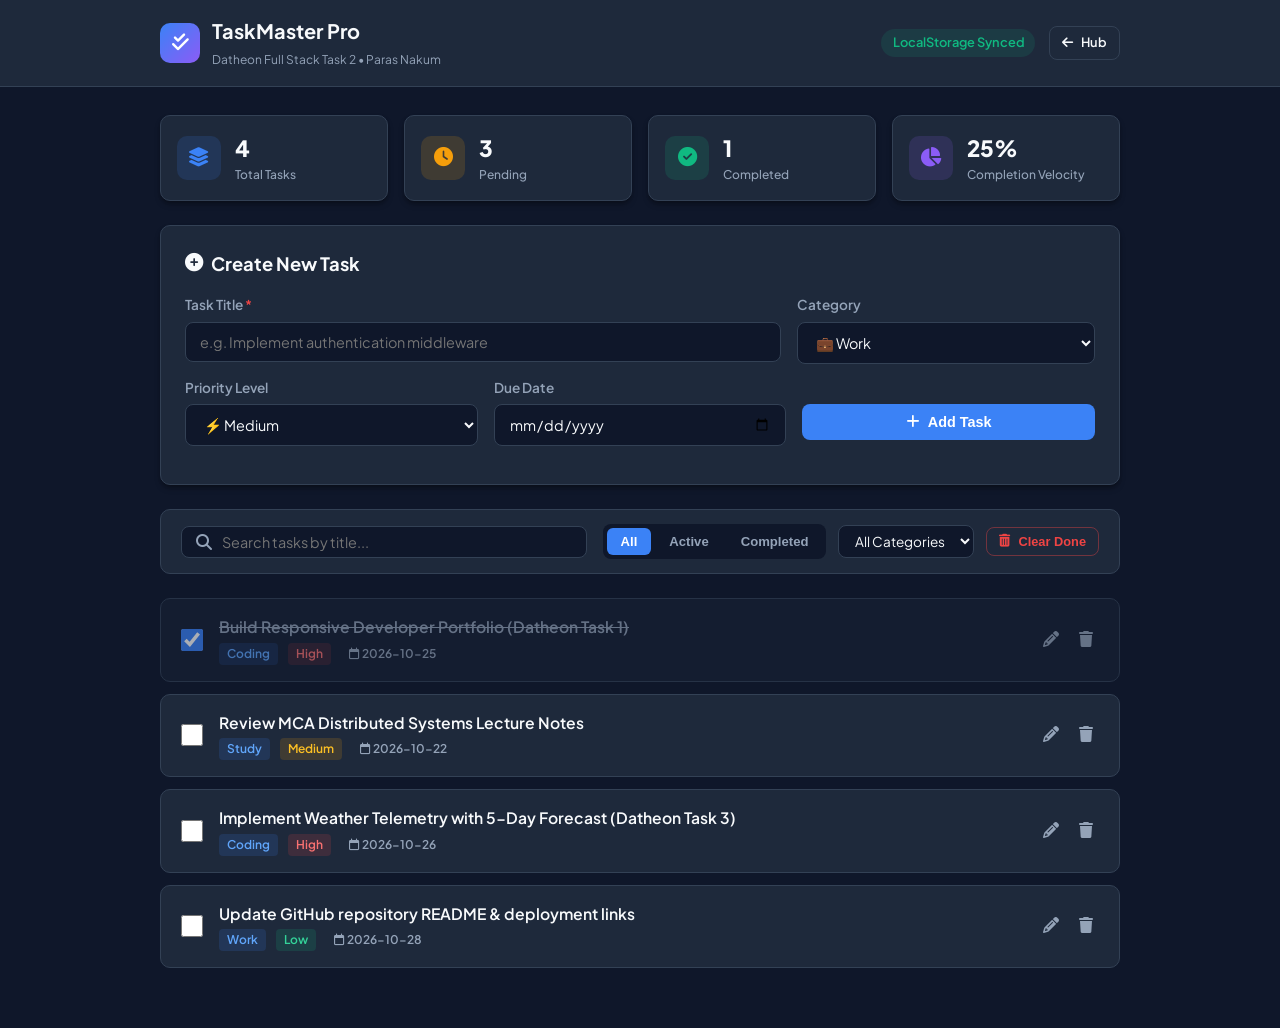
<file: task2-task-manager/index.html>
<!DOCTYPE html>
<html lang="en">
<head>
    <meta charset="UTF-8">
    <meta name="viewport" content="width=device-width, initial-scale=1.0">
    <title>TaskMaster Pro | CRUD Productivity Workspace</title>
    <!-- Google Fonts -->
    <link rel="preconnect" href="https://fonts.googleapis.com">
    <link rel="preconnect" href="https://fonts.gstatic.com" crossorigin>
    <link href="https://fonts.googleapis.com/css2?family=Plus+Jakarta+Sans:wght@300;400;500;600;700;800&display=swap" rel="stylesheet">
    <!-- Font Awesome -->
    <link rel="stylesheet" href="https://cdnjs.cloudflare.com/ajax/libs/font-awesome/6.5.1/css/all.min.css">
    <link rel="stylesheet" href="style.css">
</head>
<body>
    <div class="app-layout">
        <!-- Top App Bar -->
        <header class="app-header">
            <div class="header-container">
                <div class="brand">
                    <div class="brand-icon">
                        <i class="fas fa-check-double"></i>
                    </div>
                    <div>
                        <h1>TaskMaster Pro</h1>
                        <span class="brand-sub">Datheon Full Stack Task 2 • Paras Nakum</span>
                    </div>
                </div>
                <div class="header-right">
                    <span class="status-indicator"><i class="fas fa-cloud-check"></i> LocalStorage Synced</span>
                    <a href="../index.html" class="btn btn-sm btn-outline"><i class="fas fa-arrow-left"></i> Hub</a>
                </div>
            </div>
        </header>

        <!-- Main Content -->
        <main class="main-container">
            <!-- Metrics Bar -->
            <section class="metrics-grid">
                <div class="metric-card">
                    <div class="metric-icon total-icon"><i class="fas fa-layer-group"></i></div>
                    <div class="metric-data">
                        <span class="metric-value" id="totalTasksCount">0</span>
                        <span class="metric-label">Total Tasks</span>
                    </div>
                </div>
                <div class="metric-card">
                    <div class="metric-icon pending-icon"><i class="fas fa-clock"></i></div>
                    <div class="metric-data">
                        <span class="metric-value" id="activeTasksCount">0</span>
                        <span class="metric-label">Pending</span>
                    </div>
                </div>
                <div class="metric-card">
                    <div class="metric-icon completed-icon"><i class="fas fa-circle-check"></i></div>
                    <div class="metric-data">
                        <span class="metric-value" id="completedTasksCount">0</span>
                        <span class="metric-label">Completed</span>
                    </div>
                </div>
                <div class="metric-card">
                    <div class="metric-icon rate-icon"><i class="fas fa-chart-pie"></i></div>
                    <div class="metric-data">
                        <span class="metric-value" id="completionRate">0%</span>
                        <span class="metric-label">Completion Velocity</span>
                    </div>
                </div>
            </section>

            <!-- Task Creation Form Card -->
            <section class="card form-card">
                <div class="card-header">
                    <h2><i class="fas fa-plus-circle"></i> Create New Task</h2>
                </div>
                <form id="taskForm" class="task-form">
                    <div class="form-row">
                        <div class="form-group flex-2">
                            <label for="taskTitle">Task Title <span class="req">*</span></label>
                            <input type="text" id="taskTitle" placeholder="e.g. Implement authentication middleware" required>
                        </div>
                        <div class="form-group flex-1">
                            <label for="taskCategory">Category</label>
                            <select id="taskCategory">
                                <option value="Work">💼 Work</option>
                                <option value="Study">📚 Study</option>
                                <option value="Personal">🏠 Personal</option>
                                <option value="Coding">💻 Coding</option>
                            </select>
                        </div>
                    </div>

                    <div class="form-row">
                        <div class="form-group flex-1">
                            <label for="taskPriority">Priority Level</label>
                            <select id="taskPriority">
                                <option value="Medium">⚡ Medium</option>
                                <option value="High">🔥 High</option>
                                <option value="Low">🌱 Low</option>
                            </select>
                        </div>
                        <div class="form-group flex-1">
                            <label for="taskDueDate">Due Date</label>
                            <input type="date" id="taskDueDate">
                        </div>
                        <div class="form-group flex-1">
                            <label>&nbsp;</label>
                            <button type="submit" class="btn btn-primary btn-block">
                                <i class="fas fa-plus"></i> Add Task
                            </button>
                        </div>
                    </div>
                </form>
            </section>

            <!-- Filtering & Search Control Bar -->
            <section class="controls-card">
                <div class="search-box">
                    <i class="fas fa-search"></i>
                    <input type="text" id="searchInput" placeholder="Search tasks by title...">
                </div>

                <div class="filter-group">
                    <div class="filter-tabs" id="statusFilterTabs">
                        <button class="filter-btn active" data-filter="all">All</button>
                        <button class="filter-btn" data-filter="active">Active</button>
                        <button class="filter-btn" data-filter="completed">Completed</button>
                    </div>

                    <div class="category-dropdown-wrap">
                        <select id="categoryFilter" class="select-filter">
                            <option value="all">All Categories</option>
                            <option value="Work">Work</option>
                            <option value="Study">Study</option>
                            <option value="Personal">Personal</option>
                            <option value="Coding">Coding</option>
                        </select>
                    </div>

                    <button class="btn btn-danger-outline btn-sm" id="clearCompletedBtn" title="Clear all completed tasks">
                        <i class="fas fa-trash-can"></i> Clear Done
                    </button>
                </div>
            </section>

            <!-- Task List View -->
            <section class="task-list-section">
                <ul class="task-list" id="taskList">
                    <!-- Dynamic Task items injected via JavaScript -->
                </ul>

                <div class="empty-state" id="emptyState" style="display: none;">
                    <i class="fas fa-clipboard-check"></i>
                    <h3>No tasks found</h3>
                    <p>Add a new task or adjust your search filters to display tasks.</p>
                </div>
            </section>
        </main>
    </div>

    <!-- Edit Task Modal -->
    <div class="modal" id="editModal">
        <div class="modal-backdrop"></div>
        <div class="modal-card">
            <div class="modal-header">
                <h3><i class="fas fa-pen-to-square"></i> Edit Task</h3>
                <button class="btn-close" id="closeEditModal">&times;</button>
            </div>
            <form id="editForm">
                <input type="hidden" id="editTaskId">
                <div class="form-group">
                    <label for="editTaskTitle">Task Title</label>
                    <input type="text" id="editTaskTitle" required>
                </div>
                <div class="form-row">
                    <div class="form-group flex-1">
                        <label for="editTaskCategory">Category</label>
                        <select id="editTaskCategory">
                            <option value="Work">💼 Work</option>
                            <option value="Study">📚 Study</option>
                            <option value="Personal">🏠 Personal</option>
                            <option value="Coding">💻 Coding</option>
                        </select>
                    </div>
                    <div class="form-group flex-1">
                        <label for="editTaskPriority">Priority</label>
                        <select id="editTaskPriority">
                            <option value="High">🔥 High</option>
                            <option value="Medium">⚡ Medium</option>
                            <option value="Low">🌱 Low</option>
                        </select>
                    </div>
                </div>
                <div class="form-group">
                    <label for="editTaskDueDate">Due Date</label>
                    <input type="date" id="editTaskDueDate">
                </div>
                <div class="modal-actions">
                    <button type="button" class="btn btn-secondary" id="cancelEditBtn">Cancel</button>
                    <button type="submit" class="btn btn-primary">Save Changes</button>
                </div>
            </form>
        </div>
    </div>

    <script src="script.js"></script>
</body>
</html>
</file>
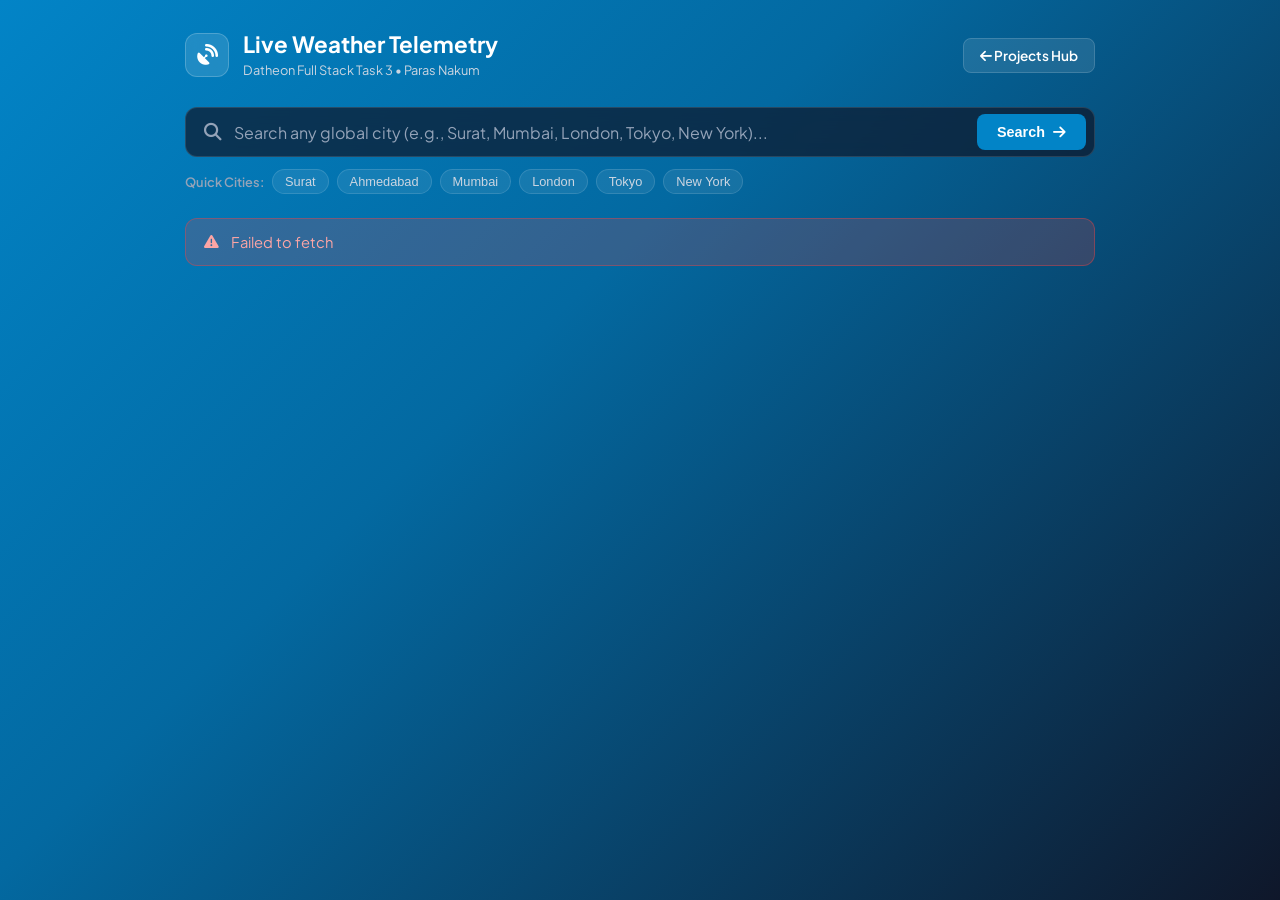
<file: task3-weather-app/index.html>
<!DOCTYPE html>
<html lang="en">
<head>
    <meta charset="UTF-8">
    <meta name="viewport" content="width=device-width, initial-scale=1.0">
    <title>Live Weather Telemetry | Datheon Task 3</title>
    <!-- Google Fonts -->
    <link rel="preconnect" href="https://fonts.googleapis.com">
    <link rel="preconnect" href="https://fonts.gstatic.com" crossorigin>
    <link href="https://fonts.googleapis.com/css2?family=Plus+Jakarta+Sans:wght@300;400;500;600;700;800&family=Space+Grotesk:wght@600;700&display=swap" rel="stylesheet">
    <!-- Font Awesome -->
    <link rel="stylesheet" href="https://cdnjs.cloudflare.com/ajax/libs/font-awesome/6.5.1/css/all.min.css">
    <link rel="stylesheet" href="style.css">
</head>
<body class="weather-theme-default">
    <div class="app-overlay"></div>

    <div class="weather-container">
        <!-- Header -->
        <header class="app-header">
            <div class="header-left">
                <div class="app-logo">
                    <i class="fas fa-satellite-dish"></i>
                </div>
                <div>
                    <h1>Live Weather Telemetry</h1>
                    <span class="subtext">Datheon Full Stack Task 3 • Paras Nakum</span>
                </div>
            </div>
            <div class="header-right">
                <a href="../index.html" class="nav-btn"><i class="fas fa-arrow-left"></i> Projects Hub</a>
            </div>
        </header>

        <!-- Search Bar and Quick Select -->
        <section class="search-section">
            <form id="weatherSearchForm" class="search-form">
                <div class="search-input-wrapper">
                    <i class="fas fa-search search-icon"></i>
                    <input type="text" id="cityInput" placeholder="Search any global city (e.g., Surat, Mumbai, London, Tokyo, New York)..." autocomplete="off" required>
                    <button type="submit" class="search-btn">
                        <span>Search</span>
                        <i class="fas fa-arrow-right"></i>
                    </button>
                </div>
            </form>

            <div class="quick-cities">
                <span class="quick-label">Quick Cities:</span>
                <button class="quick-city-btn" data-city="Surat">Surat</button>
                <button class="quick-city-btn" data-city="Ahmedabad">Ahmedabad</button>
                <button class="quick-city-btn" data-city="Mumbai">Mumbai</button>
                <button class="quick-city-btn" data-city="London">London</button>
                <button class="quick-city-btn" data-city="Tokyo">Tokyo</button>
                <button class="quick-city-btn" data-city="New York">New York</button>
            </div>
        </section>

        <!-- Error & Notification Alert -->
        <div class="error-banner" id="errorBanner" style="display: none;">
            <i class="fas fa-triangle-exclamation"></i>
            <span id="errorMessage">Unable to locate city. Please verify city name and retry.</span>
        </div>

        <!-- Loading State -->
        <div class="loading-state" id="loadingState" style="display: none;">
            <div class="spinner"></div>
            <p>Fetching real-time satellite telemetry & weather metrics...</p>
        </div>

        <!-- Weather Display Content -->
        <main class="weather-display" id="weatherDisplay">
            <!-- Current Weather Hero Card -->
            <section class="current-weather-card">
                <div class="cw-main">
                    <div class="cw-info">
                        <div class="location-badge">
                            <i class="fas fa-location-dot"></i>
                            <span id="cityName">Surat</span>, <span id="countryCode">IN</span>
                        </div>
                        <div class="timestamp" id="currentDate">Monday, Oct 19, 2026</div>
                        <div class="temp-wrapper">
                            <span class="temp-value" id="currentTemp">31</span>
                            <span class="temp-unit">°C</span>
                        </div>
                        <div class="weather-condition" id="weatherCondition">Sunny / Clear Sky</div>
                        <div class="feels-like">Feels like <strong id="feelsLike">34°C</strong></div>
                    </div>

                    <div class="cw-visual">
                        <div class="weather-icon-large" id="weatherIconLarge">
                            <i class="fas fa-sun"></i>
                        </div>
                    </div>
                </div>

                <!-- Telemetry Metrics Strip -->
                <div class="telemetry-strip">
                    <div class="telemetry-item">
                        <div class="t-icon humidity-icon"><i class="fas fa-droplet"></i></div>
                        <div class="t-data">
                            <span class="t-value" id="humidity">65%</span>
                            <span class="t-label">Humidity</span>
                        </div>
                    </div>

                    <div class="telemetry-item">
                        <div class="t-icon wind-icon"><i class="fas fa-wind"></i></div>
                        <div class="t-data">
                            <span class="t-value" id="windSpeed">14 km/h</span>
                            <span class="t-label">Wind Speed</span>
                        </div>
                    </div>

                    <div class="telemetry-item">
                        <div class="t-icon pressure-icon"><i class="fas fa-gauge-high"></i></div>
                        <div class="t-data">
                            <span class="t-value" id="pressure">1012 hPa</span>
                            <span class="t-label">Atm. Pressure</span>
                        </div>
                    </div>

                    <div class="telemetry-item">
                        <div class="t-icon uv-icon"><i class="fas fa-eye"></i></div>
                        <div class="t-data">
                            <span class="t-value" id="visibility">10 km</span>
                            <span class="t-label">Visibility</span>
                        </div>
                    </div>
                </div>
            </section>

            <!-- 5-Day Forecast Section -->
            <section class="forecast-section">
                <div class="forecast-header">
                    <h2><i class="fas fa-calendar-days"></i> 5-Day Temperature Forecast</h2>
                    <span class="forecast-note">Daily highs, lows & weather projections</span>
                </div>
                <div class="forecast-grid" id="forecastGrid">
                    <!-- Forecast Cards dynamically rendered by script.js -->
                </div>
            </section>
        </main>
    </div>

    <script src="script.js"></script>
</body>
</html>
</file>
<file: task1-portfolio/style.css>
/* --- Task 1: Developer Portfolio Stylesheet --- */
:root {
    --bg-primary: #0a0f1d;
    --bg-secondary: #111827;
    --bg-card: rgba(17, 24, 39, 0.75);
    --bg-card-border: rgba(255, 255, 255, 0.08);
    --text-primary: #f9fafb;
    --text-secondary: #94a3b8;
    --text-muted: #64748b;
    --accent-blue: #3b82f6;
    --accent-indigo: #6366f1;
    --accent-cyan: #06b6d4;
    --accent-green: #10b981;
    --accent-gradient: linear-gradient(135deg, #3b82f6 0%, #6366f1 50%, #8b5cf6 100%);
    --card-shadow: 0 10px 30px -10px rgba(0, 0, 0, 0.5);
    --nav-bg: rgba(10, 15, 29, 0.85);
    --border-color: #1e293b;
    --input-bg: #1e293b;
    --transition: all 0.3s cubic-bezier(0.4, 0, 0.2, 1);
}

[data-theme="light"] {
    --bg-primary: #f8fafc;
    --bg-secondary: #f1f5f9;
    --bg-card: rgba(255, 255, 255, 0.9);
    --bg-card-border: rgba(226, 232, 240, 0.9);
    --text-primary: #0f172a;
    --text-secondary: #475569;
    --text-muted: #64748b;
    --card-shadow: 0 10px 25px -5px rgba(0, 0, 0, 0.08);
    --nav-bg: rgba(248, 250, 252, 0.88);
    --border-color: #e2e8f0;
    --input-bg: #ffffff;
}

* {
    margin: 0;
    padding: 0;
    box-sizing: border-box;
}

html {
    scroll-behavior: smooth;
    font-size: 16px;
}

body {
    font-family: 'Plus Jakarta Sans', -apple-system, BlinkMacSystemFont, 'Segoe UI', Roboto, sans-serif;
    background-color: var(--bg-primary);
    color: var(--text-primary);
    line-height: 1.6;
    overflow-x: hidden;
    transition: background-color 0.3s ease, color 0.3s ease;
}

a {
    color: inherit;
    text-decoration: none;
    transition: var(--transition);
}

/* Utilities & Container */
.container {
    max-width: 1200px;
    margin: 0 auto;
    padding: 0 24px;
}

.gradient-text {
    background: var(--accent-gradient);
    -webkit-background-clip: text;
    -webkit-text-fill-color: transparent;
    font-weight: 800;
}

/* Buttons */
.btn {
    display: inline-flex;
    align-items: center;
    justify-content: center;
    gap: 8px;
    padding: 12px 24px;
    border-radius: 8px;
    font-weight: 600;
    font-size: 0.95rem;
    cursor: pointer;
    border: 1px solid transparent;
    transition: var(--transition);
}

.btn-sm {
    padding: 8px 16px;
    font-size: 0.875rem;
}

.btn-primary {
    background: var(--accent-gradient);
    color: #ffffff;
    box-shadow: 0 4px 14px 0 rgba(59, 130, 246, 0.39);
}

.btn-primary:hover {
    transform: translateY(-2px);
    box-shadow: 0 6px 20px rgba(59, 130, 246, 0.55);
}

.btn-secondary {
    background: var(--bg-secondary);
    color: var(--text-primary);
    border-color: var(--border-color);
}

.btn-secondary:hover {
    background: var(--border-color);
    transform: translateY(-2px);
}

.btn-ghost {
    background: transparent;
    border: 1px solid var(--border-color);
    color: var(--text-secondary);
    padding: 12px;
    border-radius: 8px;
}

.btn-ghost:hover {
    color: var(--accent-blue);
    border-color: var(--accent-blue);
    transform: translateY(-2px);
}

.btn-outline-primary {
    background: transparent;
    color: var(--accent-blue);
    border: 1px solid var(--accent-blue);
}

.btn-outline-primary:hover {
    background: var(--accent-blue);
    color: #ffffff;
}

.btn-block {
    width: 100%;
}

/* Header & Navbar */
.navbar {
    position: fixed;
    top: 0;
    left: 0;
    width: 100%;
    z-index: 1000;
    background: var(--nav-bg);
    backdrop-filter: blur(12px);
    -webkit-backdrop-filter: blur(12px);
    border-bottom: 1px solid var(--bg-card-border);
    transition: var(--transition);
}

.nav-container {
    max-width: 1200px;
    margin: 0 auto;
    padding: 16px 24px;
    display: flex;
    justify-content: space-between;
    align-items: center;
}

.nav-logo {
    font-family: 'Space Grotesk', sans-serif;
    font-size: 1.35rem;
    font-weight: 700;
    letter-spacing: -0.5px;
}

.logo-accent {
    color: var(--accent-blue);
}

.logo-dot {
    color: var(--accent-indigo);
}

.nav-menu {
    display: flex;
    gap: 28px;
    align-items: center;
}

.nav-link {
    font-size: 0.95rem;
    font-weight: 500;
    color: var(--text-secondary);
    position: relative;
}

.nav-link:hover,
.nav-link.active {
    color: var(--accent-blue);
}

.nav-link.active::after {
    content: '';
    position: absolute;
    bottom: -6px;
    left: 0;
    width: 100%;
    height: 2px;
    background: var(--accent-gradient);
    border-radius: 2px;
}

.nav-actions {
    display: flex;
    align-items: center;
    gap: 12px;
}

.theme-toggle {
    background: var(--bg-secondary);
    border: 1px solid var(--border-color);
    color: var(--text-primary);
    width: 40px;
    height: 40px;
    border-radius: 8px;
    display: flex;
    align-items: center;
    justify-content: center;
    cursor: pointer;
    transition: var(--transition);
}

.theme-toggle:hover {
    color: var(--accent-blue);
    border-color: var(--accent-blue);
}

.hamburger {
    display: none;
    flex-direction: column;
    gap: 5px;
    background: transparent;
    border: none;
    cursor: pointer;
    padding: 6px;
}

.hamburger .bar {
    width: 24px;
    height: 2px;
    background: var(--text-primary);
    transition: var(--transition);
}

/* Hero Section */
.hero {
    padding: 140px 0 80px;
    min-height: 90vh;
    display: flex;
    align-items: center;
}

.hero-container {
    display: grid;
    grid-template-columns: 1.2fr 0.8fr;
    gap: 48px;
    align-items: center;
}

.hero-badge {
    display: inline-flex;
    align-items: center;
    gap: 8px;
    padding: 6px 14px;
    background: rgba(16, 185, 129, 0.12);
    color: var(--accent-green);
    border: 1px solid rgba(16, 185, 129, 0.3);
    border-radius: 20px;
    font-size: 0.85rem;
    font-weight: 600;
    margin-bottom: 20px;
}

.pulsing-dot {
    width: 8px;
    height: 8px;
    background: var(--accent-green);
    border-radius: 50%;
    box-shadow: 0 0 0 0 rgba(16, 185, 129, 0.7);
    animation: pulse 1.8s infinite;
}

@keyframes pulse {
    0% { transform: scale(0.95); box-shadow: 0 0 0 0 rgba(16, 185, 129, 0.7); }
    70% { transform: scale(1); box-shadow: 0 0 0 6px rgba(16, 185, 129, 0); }
    100% { transform: scale(0.95); box-shadow: 0 0 0 0 rgba(16, 185, 129, 0); }
}

.hero-title {
    font-size: 2.85rem;
    font-weight: 800;
    line-height: 1.2;
    margin-bottom: 20px;
    letter-spacing: -0.5px;
}

.hero-desc {
    font-size: 1.1rem;
    color: var(--text-secondary);
    margin-bottom: 30px;
    line-height: 1.7;
}

.hero-btns {
    display: flex;
    flex-wrap: wrap;
    gap: 14px;
    margin-bottom: 40px;
}

.hero-stats {
    display: flex;
    gap: 28px;
    padding-top: 24px;
    border-top: 1px solid var(--border-color);
}

.stat-card {
    display: flex;
    flex-direction: column;
}

.stat-number {
    font-size: 1.4rem;
    font-weight: 800;
    color: var(--accent-blue);
}

.stat-label {
    font-size: 0.8rem;
    color: var(--text-secondary);
}

/* Hero Code Visual */
.code-card {
    background: var(--bg-secondary);
    border: 1px solid var(--border-color);
    border-radius: 12px;
    box-shadow: var(--card-shadow);
    overflow: hidden;
}

.code-header {
    background: rgba(0, 0, 0, 0.25);
    padding: 10px 16px;
    display: flex;
    align-items: center;
    gap: 12px;
    border-bottom: 1px solid var(--border-color);
}

.window-dots {
    display: flex;
    gap: 6px;
}

.window-dots .dot {
    width: 10px;
    height: 10px;
    border-radius: 50%;
}

.dot.red { background: #ef4444; }
.dot.yellow { background: #f59e0b; }
.dot.green { background: #10b981; }

.file-name {
    font-family: monospace;
    font-size: 0.8rem;
    color: var(--text-muted);
}

.code-body {
    padding: 20px;
    font-family: 'Space Grotesk', monospace;
    font-size: 0.88rem;
    line-height: 1.6;
    overflow-x: auto;
}

.c-keyword { color: #f43f5e; }
.c-var { color: #38bdf8; }
.c-prop { color: #a78bfa; }
.c-str { color: #34d399; }
.c-bool { color: #fbbf24; }
.c-func { color: #60a5fa; }

/* Sections Common */
.section {
    padding: 90px 0;
}

.section-header {
    text-align: center;
    margin-bottom: 50px;
}

.section-tag {
    text-transform: uppercase;
    font-size: 0.82rem;
    font-weight: 700;
    letter-spacing: 1.5px;
    color: var(--accent-blue);
    display: inline-block;
    margin-bottom: 8px;
}

.section-title {
    font-size: 2.2rem;
    font-weight: 800;
    letter-spacing: -0.5px;
}

.section-line {
    width: 50px;
    height: 3px;
    background: var(--accent-gradient);
    margin: 14px auto 0;
    border-radius: 2px;
}

.section-subtext {
    color: var(--text-secondary);
    margin-top: 12px;
    font-size: 1rem;
}

/* About Section */
.about-grid {
    display: grid;
    grid-template-columns: 1.3fr 0.9fr;
    gap: 40px;
    align-items: center;
}

.lead-text {
    font-size: 1.15rem;
    font-weight: 500;
    color: var(--text-primary);
    margin-bottom: 16px;
    line-height: 1.7;
}

.about-text p {
    color: var(--text-secondary);
    margin-bottom: 24px;
}

.about-highlights {
    display: flex;
    flex-direction: column;
    gap: 16px;
}

.highlight-item {
    display: flex;
    gap: 14px;
    align-items: flex-start;
}

.highlight-item i {
    color: var(--accent-green);
    font-size: 1.2rem;
    margin-top: 4px;
}

.highlight-item h4 {
    font-size: 1rem;
    font-weight: 700;
    margin-bottom: 2px;
}

.highlight-item p {
    font-size: 0.9rem;
    color: var(--text-secondary);
    margin-bottom: 0;
}

.personal-details-card {
    background: var(--bg-card);
    border: 1px solid var(--border-color);
    padding: 30px;
    border-radius: 16px;
    box-shadow: var(--card-shadow);
}

.personal-details-card h3 {
    font-size: 1.25rem;
    font-weight: 700;
    margin-bottom: 20px;
    border-bottom: 1px solid var(--border-color);
    padding-bottom: 12px;
}

.detail-list {
    list-style: none;
    display: flex;
    flex-direction: column;
    gap: 12px;
    margin-bottom: 24px;
}

.detail-list li {
    display: flex;
    justify-content: space-between;
    font-size: 0.92rem;
}

.dt-label {
    color: var(--text-muted);
    font-weight: 500;
}

.dt-val {
    color: var(--text-primary);
    font-weight: 600;
    text-align: right;
}

.dt-val a {
    color: var(--accent-blue);
}

/* Skills Section */
.skills-categories-grid {
    display: grid;
    grid-template-columns: repeat(3, 1fr);
    gap: 24px;
}

.skill-category-card {
    background: var(--bg-card);
    border: 1px solid var(--border-color);
    border-radius: 14px;
    padding: 28px;
    box-shadow: var(--card-shadow);
    transition: var(--transition);
}

.skill-category-card:hover {
    transform: translateY(-4px);
    border-color: var(--accent-blue);
}

.cat-header {
    display: flex;
    align-items: center;
    gap: 14px;
    margin-bottom: 20px;
}

.cat-icon {
    width: 44px;
    height: 44px;
    border-radius: 10px;
    background: rgba(59, 130, 246, 0.12);
    color: var(--accent-blue);
    display: flex;
    align-items: center;
    justify-content: center;
    font-size: 1.2rem;
}

.cat-header h3 {
    font-size: 1.15rem;
    font-weight: 700;
}

.tech-pills {
    display: flex;
    flex-wrap: wrap;
    gap: 10px;
}

.tech-pill {
    display: inline-flex;
    align-items: center;
    gap: 6px;
    padding: 7px 12px;
    background: var(--bg-secondary);
    border: 1px solid var(--border-color);
    border-radius: 8px;
    font-size: 0.85rem;
    font-weight: 600;
    color: var(--text-secondary);
    transition: var(--transition);
}

.tech-pill:hover {
    color: var(--text-primary);
    border-color: var(--accent-blue);
}

.tech-pill i {
    color: var(--accent-blue);
}

/* Projects Section */
.projects-grid {
    display: grid;
    grid-template-columns: repeat(auto-fit, minmax(320px, 1fr));
    gap: 28px;
}

.project-card {
    background: var(--bg-card);
    border: 1px solid var(--border-color);
    border-radius: 16px;
    overflow: hidden;
    box-shadow: var(--card-shadow);
    display: flex;
    flex-direction: column;
    transition: var(--transition);
}

.project-card:hover {
    transform: translateY(-6px);
    border-color: var(--accent-indigo);
}

.project-banner {
    height: 140px;
    display: flex;
    justify-content: space-between;
    align-items: flex-start;
    padding: 20px;
    position: relative;
}

.gradient-banner-1 { background: linear-gradient(135deg, #1e3a8a 0%, #3b82f6 100%); }
.gradient-banner-2 { background: linear-gradient(135deg, #7c2d12 0%, #ea580c 100%); }
.gradient-banner-3 { background: linear-gradient(135deg, #065f46 0%, #10b981 100%); }
.gradient-banner-4 { background: linear-gradient(135deg, #4c1d95 0%, #8b5cf6 100%); }
.gradient-banner-5 { background: linear-gradient(135deg, #831843 0%, #ec4899 100%); }

.project-icon {
    font-size: 2.5rem;
    color: rgba(255, 255, 255, 0.85);
}

.project-badge {
    background: rgba(0, 0, 0, 0.4);
    color: #ffffff;
    font-size: 0.75rem;
    font-weight: 700;
    padding: 4px 10px;
    border-radius: 20px;
    backdrop-filter: blur(4px);
}

.project-body {
    padding: 24px;
    display: flex;
    flex-direction: column;
    flex-grow: 1;
}

.project-heading {
    font-size: 1.25rem;
    font-weight: 700;
    margin-bottom: 10px;
}

.project-summary {
    font-size: 0.92rem;
    color: var(--text-secondary);
    line-height: 1.6;
    margin-bottom: 16px;
    flex-grow: 1;
}

.project-tags {
    display: flex;
    flex-wrap: wrap;
    gap: 6px;
    margin-bottom: 20px;
}

.project-tags span {
    font-size: 0.75rem;
    padding: 3px 8px;
    border-radius: 4px;
    background: var(--bg-secondary);
    color: var(--text-muted);
    border: 1px solid var(--border-color);
}

.project-footer {
    display: flex;
    gap: 10px;
}

/* Timeline */
.timeline {
    position: relative;
    max-width: 800px;
    margin: 0 auto;
    padding: 20px 0;
}

.timeline::before {
    content: '';
    position: absolute;
    left: 20px;
    top: 0;
    bottom: 0;
    width: 2px;
    background: var(--border-color);
}

.timeline-item {
    position: relative;
    padding-left: 55px;
    margin-bottom: 36px;
}

.timeline-dot {
    position: absolute;
    left: 12px;
    top: 6px;
    width: 18px;
    height: 18px;
    border-radius: 50%;
    background: var(--accent-blue);
    border: 4px solid var(--bg-primary);
}

.timeline-date {
    font-size: 0.85rem;
    font-weight: 700;
    color: var(--accent-blue);
    margin-bottom: 6px;
}

.timeline-content {
    background: var(--bg-card);
    border: 1px solid var(--border-color);
    padding: 20px 24px;
    border-radius: 12px;
}

.timeline-content h3 {
    font-size: 1.15rem;
    font-weight: 700;
    margin-bottom: 4px;
}

.timeline-org {
    font-size: 0.92rem;
    color: var(--text-muted);
    font-weight: 500;
    margin-bottom: 10px;
}

.timeline-content p {
    font-size: 0.9rem;
    color: var(--text-secondary);
    line-height: 1.6;
    margin-bottom: 10px;
}

.timeline-badge {
    display: inline-block;
    font-size: 0.75rem;
    background: rgba(59, 130, 246, 0.12);
    color: var(--accent-blue);
    padding: 3px 10px;
    border-radius: 12px;
    font-weight: 600;
}

/* Contact Section */
.contact-grid {
    display: grid;
    grid-template-columns: 1fr 1.3fr;
    gap: 40px;
}

.contact-info-col {
    display: flex;
    flex-direction: column;
    gap: 16px;
}

.contact-card {
    background: var(--bg-card);
    border: 1px solid var(--border-color);
    padding: 20px;
    border-radius: 12px;
    display: flex;
    align-items: center;
    gap: 16px;
}

.c-icon {
    width: 48px;
    height: 48px;
    border-radius: 12px;
    background: rgba(59, 130, 246, 0.12);
    color: var(--accent-blue);
    display: flex;
    align-items: center;
    justify-content: center;
    font-size: 1.3rem;
    flex-shrink: 0;
}

.contact-card h4 {
    font-size: 0.95rem;
    font-weight: 700;
    margin-bottom: 2px;
}

.contact-card a,
.contact-card p {
    font-size: 0.9rem;
    color: var(--text-secondary);
}

.contact-card a:hover {
    color: var(--accent-blue);
}

.contact-form-col {
    background: var(--bg-card);
    border: 1px solid var(--border-color);
    padding: 36px;
    border-radius: 16px;
    box-shadow: var(--card-shadow);
}

.form-group {
    margin-bottom: 20px;
}

.form-group label {
    display: block;
    font-size: 0.9rem;
    font-weight: 600;
    margin-bottom: 8px;
}

.required {
    color: #ef4444;
}

.form-group input,
.form-group textarea {
    width: 100%;
    padding: 12px 16px;
    background: var(--input-bg);
    border: 1px solid var(--border-color);
    border-radius: 8px;
    color: var(--text-primary);
    font-size: 0.95rem;
    font-family: inherit;
    transition: var(--transition);
}

.form-group input:focus,
.form-group textarea:focus {
    outline: none;
    border-color: var(--accent-blue);
    box-shadow: 0 0 0 3px rgba(59, 130, 246, 0.2);
}

.error-msg {
    display: none;
    color: #ef4444;
    font-size: 0.8rem;
    margin-top: 5px;
}

.form-group.has-error input,
.form-group.has-error textarea {
    border-color: #ef4444;
}

.form-group.has-error .error-msg {
    display: block;
}

/* Footer */
.footer {
    background: var(--bg-secondary);
    border-top: 1px solid var(--border-color);
    padding: 50px 0 30px;
    text-align: center;
}

.footer-brand {
    font-family: 'Space Grotesk', sans-serif;
    font-size: 1.4rem;
    font-weight: 700;
    margin-bottom: 10px;
}

.footer-brand p {
    font-family: 'Plus Jakarta Sans', sans-serif;
    font-size: 0.9rem;
    color: var(--text-secondary);
    font-weight: 400;
    margin-top: 4px;
}

.footer-links {
    display: flex;
    justify-content: center;
    gap: 24px;
    margin: 24px 0;
}

.footer-links a {
    color: var(--text-secondary);
    font-size: 0.95rem;
}

.footer-links a:hover {
    color: var(--accent-blue);
}

.footer-bottom {
    border-top: 1px solid var(--border-color);
    padding-top: 24px;
    font-size: 0.85rem;
    color: var(--text-muted);
}

/* Modals */
.modal {
    position: fixed;
    top: 0;
    left: 0;
    width: 100vw;
    height: 100vh;
    z-index: 2000;
    display: none;
    align-items: center;
    justify-content: center;
    padding: 20px;
}

.modal.active {
    display: flex;
}

.modal-backdrop {
    position: absolute;
    top: 0;
    left: 0;
    width: 100%;
    height: 100%;
    background: rgba(0, 0, 0, 0.7);
    backdrop-filter: blur(4px);
}

.modal-dialog {
    position: relative;
    background: var(--bg-secondary);
    border: 1px solid var(--border-color);
    border-radius: 16px;
    max-width: 600px;
    width: 100%;
    z-index: 10;
    box-shadow: 0 25px 50px -12px rgba(0, 0, 0, 0.5);
    animation: modalIn 0.25s ease-out;
}

@keyframes modalIn {
    from { opacity: 0; transform: scale(0.95); }
    to { opacity: 1; transform: scale(1); }
}

.modal-header {
    padding: 20px 24px;
    border-bottom: 1px solid var(--border-color);
    display: flex;
    justify-content: space-between;
    align-items: center;
}

.modal-header h3 {
    font-size: 1.2rem;
    font-weight: 700;
}

.modal-close {
    background: transparent;
    border: none;
    font-size: 1.5rem;
    color: var(--text-muted);
    cursor: pointer;
    line-height: 1;
}

.modal-close:hover {
    color: var(--text-primary);
}

.modal-body {
    padding: 24px;
    color: var(--text-secondary);
    font-size: 0.95rem;
    line-height: 1.7;
}

.modal-meta {
    display: flex;
    flex-wrap: wrap;
    gap: 8px;
    margin-bottom: 16px;
}

.modal-meta .tag {
    font-size: 0.75rem;
    background: rgba(59, 130, 246, 0.12);
    color: var(--accent-blue);
    padding: 3px 8px;
    border-radius: 4px;
    font-weight: 600;
}

.modal-body h4 {
    color: var(--text-primary);
    margin: 14px 0 8px;
}

.modal-body ul {
    margin-left: 20px;
    margin-top: 10px;
}

.modal-body li {
    margin-bottom: 8px;
}

.modal-footer {
    padding: 16px 24px;
    border-top: 1px solid var(--border-color);
    display: flex;
    justify-content: flex-end;
}

/* Toast */
.toast {
    position: fixed;
    bottom: 24px;
    right: 24px;
    background: #10b981;
    color: #ffffff;
    padding: 14px 20px;
    border-radius: 8px;
    box-shadow: 0 10px 25px rgba(0, 0, 0, 0.25);
    display: flex;
    align-items: center;
    gap: 12px;
    z-index: 3000;
    transform: translateY(120px);
    opacity: 0;
    transition: var(--transition);
}

.toast.show {
    transform: translateY(0);
    opacity: 1;
}

/* Responsive Media Queries */
@media (max-width: 992px) {
    .hero-container {
        grid-template-columns: 1fr;
        text-align: center;
    }
    .hero-btns {
        justify-content: center;
    }
    .hero-stats {
        justify-content: center;
    }
    .about-grid,
    .contact-grid {
        grid-template-columns: 1fr;
    }
    .skills-categories-grid {
        grid-template-columns: 1fr;
    }
}

@media (max-width: 768px) {
    .nav-menu {
        position: fixed;
        top: 70px;
        left: -100%;
        width: 100%;
        height: calc(100vh - 70px);
        background: var(--bg-primary);
        flex-direction: column;
        padding: 40px 24px;
        transition: var(--transition);
        border-top: 1px solid var(--border-color);
    }
    .nav-menu.active {
        left: 0;
    }
    .hamburger {
        display: flex;
    }
    .nav-cta {
        display: none;
    }
    .hero-title {
        font-size: 2.2rem;
    }
}
</file>
<file: task2-task-manager/style.css>
/* --- Task 2: TaskMaster Pro CSS --- */
:root {
    --bg-main: #0f172a;
    --bg-surface: #1e293b;
    --bg-card: #1e293b;
    --bg-hover: #334155;
    --border-color: #334155;
    --text-main: #f8fafc;
    --text-muted: #94a3b8;
    --primary: #3b82f6;
    --primary-hover: #2563eb;
    --success: #10b981;
    --warning: #f59e0b;
    --danger: #ef4444;
    --purple: #8b5cf6;
    --radius: 10px;
    --shadow: 0 4px 6px -1px rgba(0, 0, 0, 0.3), 0 2px 4px -2px rgba(0, 0, 0, 0.3);
}

* {
    margin: 0;
    padding: 0;
    box-sizing: border-box;
}

body {
    font-family: 'Plus Jakarta Sans', sans-serif;
    background-color: var(--bg-main);
    color: var(--text-main);
    line-height: 1.5;
    padding-bottom: 60px;
}

/* App Header */
.app-header {
    background-color: var(--bg-surface);
    border-bottom: 1px solid var(--border-color);
    position: sticky;
    top: 0;
    z-index: 100;
}

.header-container {
    max-width: 1000px;
    margin: 0 auto;
    padding: 16px 20px;
    display: flex;
    justify-content: space-between;
    align-items: center;
}

.brand {
    display: flex;
    align-items: center;
    gap: 12px;
}

.brand-icon {
    width: 40px;
    height: 40px;
    background: linear-gradient(135deg, var(--primary), var(--purple));
    border-radius: 10px;
    display: flex;
    align-items: center;
    justify-content: center;
    font-size: 1.2rem;
    color: #fff;
}

.brand h1 {
    font-size: 1.25rem;
    font-weight: 700;
}

.brand-sub {
    font-size: 0.75rem;
    color: var(--text-muted);
}

.header-right {
    display: flex;
    align-items: center;
    gap: 14px;
}

.status-indicator {
    font-size: 0.8rem;
    color: var(--success);
    background: rgba(16, 185, 129, 0.12);
    padding: 4px 10px;
    border-radius: 20px;
    font-weight: 600;
}

/* Layout */
.main-container {
    max-width: 1000px;
    margin: 28px auto 0;
    padding: 0 20px;
    display: flex;
    flex-direction: column;
    gap: 24px;
}

/* Metrics */
.metrics-grid {
    display: grid;
    grid-template-columns: repeat(4, 1fr);
    gap: 16px;
}

.metric-card {
    background: var(--bg-surface);
    border: 1px solid var(--border-color);
    border-radius: var(--radius);
    padding: 16px;
    display: flex;
    align-items: center;
    gap: 14px;
    box-shadow: var(--shadow);
}

.metric-icon {
    width: 44px;
    height: 44px;
    border-radius: 10px;
    display: flex;
    align-items: center;
    justify-content: center;
    font-size: 1.2rem;
}

.total-icon { background: rgba(59, 130, 246, 0.15); color: var(--primary); }
.pending-icon { background: rgba(245, 158, 11, 0.15); color: var(--warning); }
.completed-icon { background: rgba(16, 185, 129, 0.15); color: var(--success); }
.rate-icon { background: rgba(139, 92, 246, 0.15); color: var(--purple); }

.metric-data {
    display: flex;
    flex-direction: column;
}

.metric-value {
    font-size: 1.4rem;
    font-weight: 800;
}

.metric-label {
    font-size: 0.75rem;
    color: var(--text-muted);
    font-weight: 500;
}

/* Card Common */
.card {
    background: var(--bg-surface);
    border: 1px solid var(--border-color);
    border-radius: var(--radius);
    padding: 24px;
    box-shadow: var(--shadow);
}

.card-header h2 {
    font-size: 1.15rem;
    font-weight: 700;
    margin-bottom: 18px;
    display: flex;
    align-items: center;
    gap: 8px;
    color: var(--text-main);
}

/* Forms */
.form-row {
    display: flex;
    gap: 16px;
    margin-bottom: 14px;
}

.form-group {
    display: flex;
    flex-direction: column;
    gap: 6px;
}

.flex-1 { flex: 1; }
.flex-2 { flex: 2; }

label {
    font-size: 0.85rem;
    font-weight: 600;
    color: var(--text-muted);
}

.req {
    color: var(--danger);
}

input[type="text"],
input[type="date"],
select {
    width: 100%;
    padding: 10px 14px;
    background: var(--bg-main);
    border: 1px solid var(--border-color);
    border-radius: 8px;
    color: var(--text-main);
    font-family: inherit;
    font-size: 0.9rem;
    outline: none;
    transition: all 0.2s;
}

input[type="text"]:focus,
input[type="date"]:focus,
select:focus {
    border-color: var(--primary);
    box-shadow: 0 0 0 2px rgba(59, 130, 246, 0.25);
}

/* Buttons */
.btn {
    display: inline-flex;
    align-items: center;
    justify-content: center;
    gap: 8px;
    padding: 10px 18px;
    border-radius: 8px;
    font-weight: 600;
    font-size: 0.9rem;
    cursor: pointer;
    border: none;
    transition: all 0.2s;
    text-decoration: none;
}

.btn-primary {
    background: var(--primary);
    color: #fff;
}

.btn-primary:hover {
    background: var(--primary-hover);
}

.btn-secondary {
    background: var(--bg-hover);
    color: var(--text-main);
}

.btn-outline {
    background: transparent;
    border: 1px solid var(--border-color);
    color: var(--text-main);
}

.btn-outline:hover {
    background: var(--bg-hover);
}

.btn-danger-outline {
    background: transparent;
    border: 1px solid rgba(239, 68, 68, 0.4);
    color: var(--danger);
}

.btn-danger-outline:hover {
    background: rgba(239, 68, 68, 0.15);
}

.btn-sm {
    padding: 6px 12px;
    font-size: 0.8rem;
}

.btn-block {
    width: 100%;
}

/* Controls Card */
.controls-card {
    background: var(--bg-surface);
    border: 1px solid var(--border-color);
    border-radius: var(--radius);
    padding: 14px 20px;
    display: flex;
    justify-content: space-between;
    align-items: center;
    flex-wrap: wrap;
    gap: 16px;
}

.search-box {
    display: flex;
    align-items: center;
    gap: 10px;
    background: var(--bg-main);
    border: 1px solid var(--border-color);
    padding: 6px 14px;
    border-radius: 8px;
    flex: 1;
    min-width: 200px;
}

.search-box i {
    color: var(--text-muted);
}

.search-box input {
    background: transparent;
    border: none;
    padding: 0;
}

.filter-group {
    display: flex;
    align-items: center;
    gap: 12px;
    flex-wrap: wrap;
}

.filter-tabs {
    display: flex;
    background: var(--bg-main);
    padding: 4px;
    border-radius: 8px;
    gap: 4px;
}

.filter-btn {
    background: transparent;
    border: none;
    color: var(--text-muted);
    padding: 6px 14px;
    border-radius: 6px;
    font-size: 0.82rem;
    font-weight: 600;
    cursor: pointer;
    transition: all 0.2s;
}

.filter-btn.active {
    background: var(--primary);
    color: #fff;
}

.select-filter {
    padding: 6px 12px;
    font-size: 0.85rem;
}

/* Task List */
.task-list {
    list-style: none;
    display: flex;
    flex-direction: column;
    gap: 12px;
}

.task-item {
    background: var(--bg-surface);
    border: 1px solid var(--border-color);
    border-radius: var(--radius);
    padding: 16px 20px;
    display: flex;
    align-items: center;
    justify-content: space-between;
    gap: 16px;
    transition: all 0.25s ease;
    animation: fadeIn 0.2s ease-out;
}

@keyframes fadeIn {
    from { opacity: 0; transform: translateY(6px); }
    to { opacity: 1; transform: translateY(0); }
}

.task-item:hover {
    border-color: #475569;
    box-shadow: var(--shadow);
}

.task-item.completed {
    opacity: 0.65;
    background: rgba(30, 41, 59, 0.6);
}

.task-item.completed .task-text {
    text-decoration: line-through;
    color: var(--text-muted);
}

.task-left {
    display: flex;
    align-items: center;
    gap: 16px;
    flex: 1;
}

.task-checkbox {
    width: 22px;
    height: 22px;
    cursor: pointer;
    accent-color: var(--primary);
}

.task-details {
    display: flex;
    flex-direction: column;
    gap: 4px;
}

.task-text {
    font-size: 0.98rem;
    font-weight: 600;
}

.task-meta {
    display: flex;
    align-items: center;
    gap: 10px;
    font-size: 0.78rem;
    flex-wrap: wrap;
}

/* Badges */
.badge {
    padding: 2px 8px;
    border-radius: 4px;
    font-weight: 600;
    font-size: 0.75rem;
}

.badge-cat { background: rgba(59, 130, 246, 0.15); color: #60a5fa; }
.badge-due { color: var(--text-muted); }
.badge-priority-High { background: rgba(239, 68, 68, 0.15); color: #f87171; }
.badge-priority-Medium { background: rgba(245, 158, 11, 0.15); color: #fbbf24; }
.badge-priority-Low { background: rgba(16, 185, 129, 0.15); color: #34d399; }

.task-actions {
    display: flex;
    align-items: center;
    gap: 8px;
}

.action-btn {
    background: transparent;
    border: none;
    color: var(--text-muted);
    font-size: 1rem;
    cursor: pointer;
    padding: 6px;
    border-radius: 6px;
    transition: all 0.2s;
}

.action-btn:hover {
    color: var(--text-main);
    background: var(--bg-hover);
}

.action-btn.btn-delete:hover {
    color: var(--danger);
    background: rgba(239, 68, 68, 0.15);
}

/* Empty State */
.empty-state {
    text-align: center;
    padding: 60px 20px;
    background: var(--bg-surface);
    border: 1px dashed var(--border-color);
    border-radius: var(--radius);
}

.empty-state i {
    font-size: 3rem;
    color: var(--text-muted);
    margin-bottom: 12px;
}

.empty-state h3 {
    font-size: 1.15rem;
    margin-bottom: 6px;
}

.empty-state p {
    color: var(--text-muted);
    font-size: 0.9rem;
}

/* Modal */
.modal {
    position: fixed;
    top: 0;
    left: 0;
    width: 100vw;
    height: 100vh;
    display: none;
    align-items: center;
    justify-content: center;
    z-index: 1000;
}

.modal.active {
    display: flex;
}

.modal-backdrop {
    position: absolute;
    width: 100%;
    height: 100%;
    background: rgba(0, 0, 0, 0.7);
}

.modal-card {
    position: relative;
    background: var(--bg-surface);
    border: 1px solid var(--border-color);
    border-radius: var(--radius);
    padding: 24px;
    max-width: 500px;
    width: 90%;
    z-index: 10;
    box-shadow: 0 20px 25px -5px rgba(0, 0, 0, 0.5);
}

.modal-header {
    display: flex;
    justify-content: space-between;
    align-items: center;
    margin-bottom: 18px;
}

.modal-header h3 {
    font-size: 1.1rem;
    display: flex;
    align-items: center;
    gap: 8px;
}

.btn-close {
    background: transparent;
    border: none;
    font-size: 1.5rem;
    color: var(--text-muted);
    cursor: pointer;
}

.modal-actions {
    display: flex;
    justify-content: flex-end;
    gap: 12px;
    margin-top: 20px;
}

@media (max-width: 768px) {
    .metrics-grid {
        grid-template-columns: repeat(2, 1fr);
    }
    .form-row {
        flex-direction: column;
        gap: 12px;
    }
    .controls-card {
        flex-direction: column;
        align-items: stretch;
    }
}
</file>
<file: task3-weather-app/style.css>
/* --- Task 3: Weather Telemetry Stylesheet --- */
:root {
    --font-main: 'Plus Jakarta Sans', sans-serif;
    --font-heading: 'Space Grotesk', sans-serif;
    --radius-lg: 20px;
    --radius-md: 12px;
    --radius-sm: 8px;
    --card-bg: rgba(15, 23, 42, 0.75);
    --card-border: rgba(255, 255, 255, 0.12);
    --text-primary: #ffffff;
    --text-secondary: #cbd5e1;
    --text-muted: #94a3b8;
    --accent-blue: #38bdf8;
}

* {
    margin: 0;
    padding: 0;
    box-sizing: border-box;
}

body {
    font-family: var(--font-main);
    color: var(--text-primary);
    min-height: 100vh;
    transition: background 0.8s ease;
    background-size: 200% 200%;
    position: relative;
    padding-bottom: 60px;
}

/* Dynamic Themes */
body.weather-theme-default,
body.weather-theme-sunny {
    background: linear-gradient(135deg, #0284c7 0%, #0369a1 40%, #0f172a 100%);
}

body.weather-theme-clear-night {
    background: linear-gradient(135deg, #0f172a 0%, #1e1b4b 60%, #030712 100%);
}

body.weather-theme-rainy {
    background: linear-gradient(135deg, #334155 0%, #1e293b 50%, #0f172a 100%);
}

body.weather-theme-cloudy {
    background: linear-gradient(135deg, #475569 0%, #334155 50%, #1e293b 100%);
}

body.weather-theme-thunder {
    background: linear-gradient(135deg, #2e1065 0%, #1e1b4b 50%, #09090b 100%);
}

.weather-container {
    max-width: 950px;
    margin: 0 auto;
    padding: 30px 20px;
    position: relative;
    z-index: 2;
}

/* Header */
.app-header {
    display: flex;
    justify-content: space-between;
    align-items: center;
    margin-bottom: 28px;
}

.header-left {
    display: flex;
    align-items: center;
    gap: 14px;
}

.app-logo {
    width: 44px;
    height: 44px;
    background: rgba(255, 255, 255, 0.12);
    border: 1px solid rgba(255, 255, 255, 0.2);
    border-radius: var(--radius-md);
    display: flex;
    align-items: center;
    justify-content: center;
    font-size: 1.3rem;
    backdrop-filter: blur(8px);
}

.header-left h1 {
    font-size: 1.4rem;
    font-weight: 700;
}

.subtext {
    font-size: 0.8rem;
    color: var(--text-secondary);
}

.nav-btn {
    background: rgba(255, 255, 255, 0.1);
    border: 1px solid rgba(255, 255, 255, 0.15);
    color: #fff;
    padding: 8px 16px;
    border-radius: var(--radius-sm);
    text-decoration: none;
    font-size: 0.85rem;
    font-weight: 600;
    transition: all 0.2s;
    backdrop-filter: blur(8px);
}

.nav-btn:hover {
    background: rgba(255, 255, 255, 0.2);
}

/* Search Section */
.search-section {
    margin-bottom: 24px;
}

.search-input-wrapper {
    position: relative;
    display: flex;
    align-items: center;
    background: rgba(15, 23, 42, 0.7);
    border: 1px solid var(--card-border);
    border-radius: var(--radius-md);
    padding: 6px 8px 6px 18px;
    backdrop-filter: blur(12px);
    transition: all 0.3s;
}

.search-input-wrapper:focus-within {
    border-color: var(--accent-blue);
    box-shadow: 0 0 0 3px rgba(56, 189, 248, 0.25);
}

.search-icon {
    color: var(--text-muted);
    font-size: 1.1rem;
    margin-right: 12px;
}

.search-input-wrapper input {
    background: transparent;
    border: none;
    color: #fff;
    font-size: 1rem;
    font-family: inherit;
    flex: 1;
    outline: none;
}

.search-input-wrapper input::placeholder {
    color: var(--text-muted);
}

.search-btn {
    background: #0284c7;
    border: none;
    color: #fff;
    padding: 10px 20px;
    border-radius: var(--radius-sm);
    font-weight: 600;
    font-size: 0.9rem;
    cursor: pointer;
    display: flex;
    align-items: center;
    gap: 8px;
    transition: all 0.2s;
}

.search-btn:hover {
    background: #0369a1;
}

.quick-cities {
    display: flex;
    align-items: center;
    gap: 8px;
    margin-top: 12px;
    flex-wrap: wrap;
}

.quick-label {
    font-size: 0.8rem;
    color: var(--text-muted);
    font-weight: 600;
}

.quick-city-btn {
    background: rgba(255, 255, 255, 0.08);
    border: 1px solid rgba(255, 255, 255, 0.12);
    color: var(--text-secondary);
    padding: 4px 12px;
    border-radius: 20px;
    font-size: 0.8rem;
    cursor: pointer;
    transition: all 0.2s;
}

.quick-city-btn:hover {
    background: rgba(255, 255, 255, 0.2);
    color: #fff;
}

/* Banner Alert */
.error-banner {
    background: rgba(239, 68, 68, 0.2);
    border: 1px solid rgba(239, 68, 68, 0.4);
    color: #fca5a5;
    padding: 14px 18px;
    border-radius: var(--radius-md);
    margin-bottom: 20px;
    display: flex;
    align-items: center;
    gap: 12px;
    font-size: 0.92rem;
    animation: fadeIn 0.3s ease;
}

/* Loading */
.loading-state {
    text-align: center;
    padding: 60px 20px;
    background: var(--card-bg);
    border: 1px solid var(--card-border);
    border-radius: var(--radius-lg);
    backdrop-filter: blur(12px);
}

.spinner {
    width: 44px;
    height: 44px;
    border: 4px solid rgba(255, 255, 255, 0.15);
    border-top-color: var(--accent-blue);
    border-radius: 50%;
    margin: 0 auto 16px;
    animation: spin 1s linear infinite;
}

@keyframes spin {
    to { transform: rotate(360deg); }
}

/* Current Weather Card */
.current-weather-card {
    background: var(--card-bg);
    border: 1px solid var(--card-border);
    border-radius: var(--radius-lg);
    padding: 32px;
    backdrop-filter: blur(14px);
    box-shadow: 0 20px 40px -15px rgba(0, 0, 0, 0.5);
    margin-bottom: 28px;
}

.cw-main {
    display: flex;
    justify-content: space-between;
    align-items: center;
    padding-bottom: 28px;
    border-bottom: 1px solid var(--card-border);
}

.location-badge {
    display: inline-flex;
    align-items: center;
    gap: 8px;
    background: rgba(255, 255, 255, 0.1);
    padding: 4px 12px;
    border-radius: 20px;
    font-size: 0.9rem;
    font-weight: 700;
    margin-bottom: 8px;
}

.location-badge i {
    color: #ef4444;
}

.timestamp {
    font-size: 0.85rem;
    color: var(--text-muted);
    margin-bottom: 12px;
}

.temp-wrapper {
    display: flex;
    align-items: flex-start;
}

.temp-value {
    font-family: var(--font-heading);
    font-size: 4.5rem;
    font-weight: 700;
    line-height: 1;
}

.temp-unit {
    font-size: 1.8rem;
    font-weight: 600;
    color: var(--text-secondary);
    margin-top: 4px;
}

.weather-condition {
    font-size: 1.3rem;
    font-weight: 600;
    margin-top: 8px;
    color: var(--accent-blue);
}

.feels-like {
    font-size: 0.9rem;
    color: var(--text-secondary);
    margin-top: 4px;
}

.cw-visual {
    display: flex;
    justify-content: center;
    align-items: center;
}

.weather-icon-large {
    font-size: 6rem;
    color: #fbbf24;
    filter: drop-shadow(0 10px 20px rgba(251, 191, 36, 0.3));
    animation: floatIcon 3s ease-in-out infinite;
}

@keyframes floatIcon {
    0%, 100% { transform: translateY(0); }
    50% { transform: translateY(-8px); }
}

/* Telemetry Metrics Strip */
.telemetry-strip {
    display: grid;
    grid-template-columns: repeat(4, 1fr);
    gap: 16px;
    margin-top: 24px;
}

.telemetry-item {
    background: rgba(255, 255, 255, 0.05);
    border: 1px solid rgba(255, 255, 255, 0.08);
    border-radius: var(--radius-md);
    padding: 16px;
    display: flex;
    align-items: center;
    gap: 14px;
}

.t-icon {
    width: 40px;
    height: 40px;
    border-radius: var(--radius-sm);
    display: flex;
    align-items: center;
    justify-content: center;
    font-size: 1.2rem;
}

.humidity-icon { background: rgba(56, 189, 248, 0.15); color: #38bdf8; }
.wind-icon { background: rgba(16, 185, 129, 0.15); color: #34d399; }
.pressure-icon { background: rgba(168, 85, 247, 0.15); color: #c084fc; }
.uv-icon { background: rgba(251, 191, 36, 0.15); color: #fbbf24; }

.t-data {
    display: flex;
    flex-direction: column;
}

.t-value {
    font-size: 1.15rem;
    font-weight: 700;
}

.t-label {
    font-size: 0.75rem;
    color: var(--text-muted);
}

/* 5-Day Forecast */
.forecast-section {
    background: var(--card-bg);
    border: 1px solid var(--card-border);
    border-radius: var(--radius-lg);
    padding: 28px;
    backdrop-filter: blur(14px);
    box-shadow: 0 20px 40px -15px rgba(0, 0, 0, 0.5);
}

.forecast-header {
    display: flex;
    justify-content: space-between;
    align-items: baseline;
    margin-bottom: 20px;
}

.forecast-header h2 {
    font-size: 1.25rem;
    font-weight: 700;
    display: flex;
    align-items: center;
    gap: 10px;
}

.forecast-note {
    font-size: 0.8rem;
    color: var(--text-muted);
}

.forecast-grid {
    display: grid;
    grid-template-columns: repeat(5, 1fr);
    gap: 14px;
}

.forecast-card {
    background: rgba(255, 255, 255, 0.05);
    border: 1px solid rgba(255, 255, 255, 0.08);
    border-radius: var(--radius-md);
    padding: 16px 12px;
    text-align: center;
    display: flex;
    flex-direction: column;
    align-items: center;
    gap: 10px;
    transition: all 0.25s;
}

.forecast-card:hover {
    transform: translateY(-4px);
    background: rgba(255, 255, 255, 0.1);
    border-color: rgba(255, 255, 255, 0.2);
}

.fc-day {
    font-size: 0.85rem;
    font-weight: 700;
    color: var(--text-primary);
}

.fc-date {
    font-size: 0.75rem;
    color: var(--text-muted);
}

.fc-icon {
    font-size: 2rem;
    margin: 6px 0;
}

.fc-temp-max {
    font-weight: 700;
    font-size: 1rem;
}

.fc-temp-min {
    font-size: 0.82rem;
    color: var(--text-muted);
}

.fc-desc {
    font-size: 0.75rem;
    color: var(--text-secondary);
}

@keyframes fadeIn {
    from { opacity: 0; transform: translateY(-8px); }
    to { opacity: 1; transform: translateY(0); }
}

@media (max-width: 820px) {
    .telemetry-strip {
        grid-template-columns: repeat(2, 1fr);
    }
    .forecast-grid {
        grid-template-columns: repeat(2, 1fr);
    }
    .temp-value {
        font-size: 3.5rem;
    }
}

@media (max-width: 580px) {
    .cw-main {
        flex-direction: column;
        text-align: center;
        gap: 20px;
    }
    .temp-wrapper {
        justify-content: center;
    }
    .forecast-grid {
        grid-template-columns: 1fr;
    }
}
</file>
